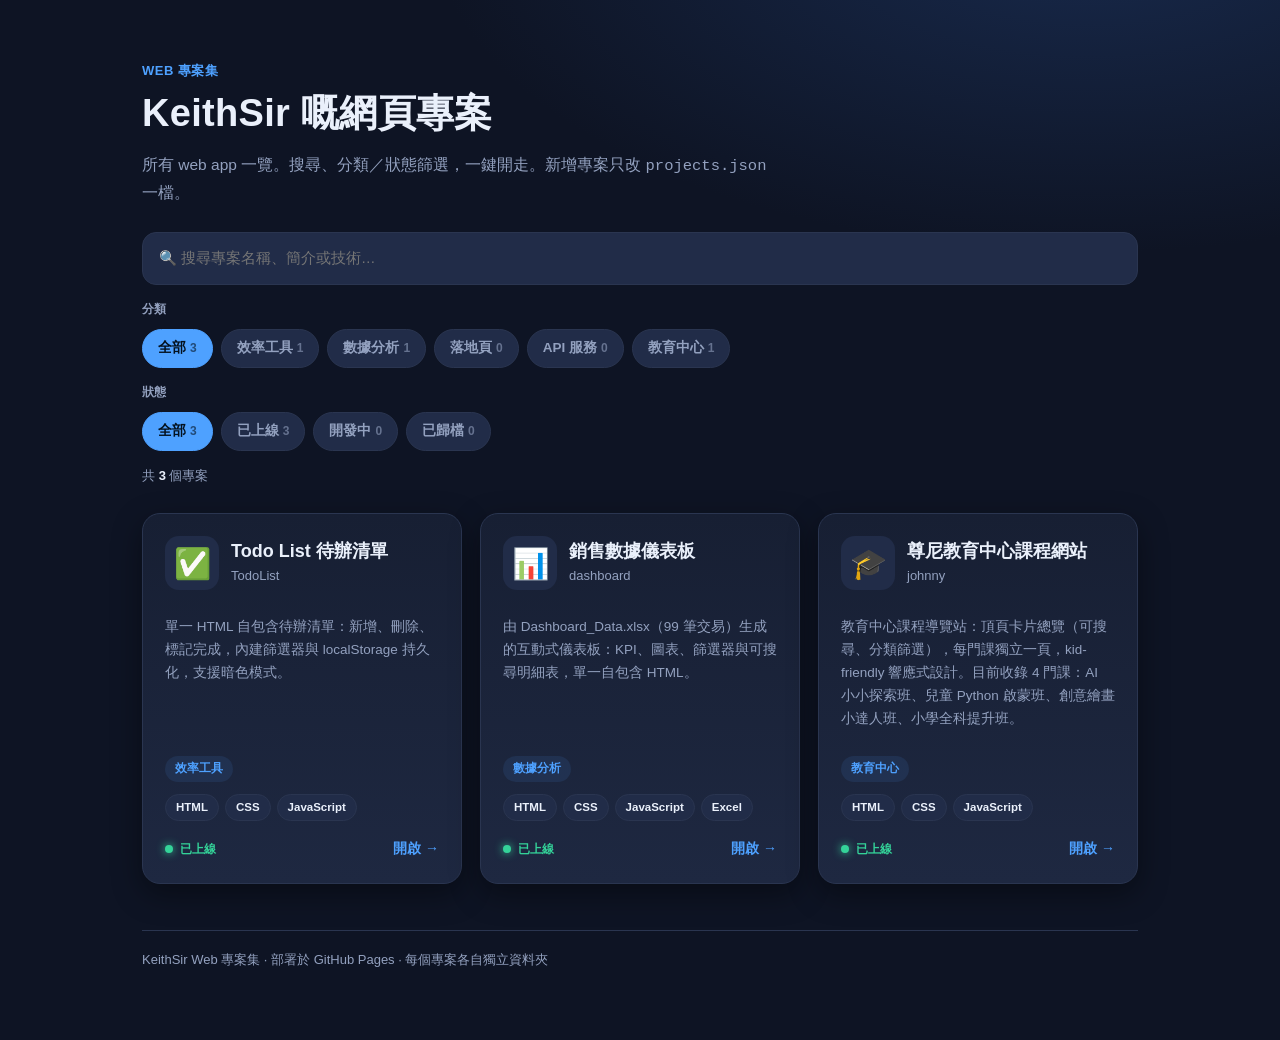
<file: index.html>
<!DOCTYPE html>
<html lang="zh-Hant">
<head>
<meta charset="utf-8">
<meta name="viewport" content="width=device-width, initial-scale=1">
<title>KeithSir Web 專案集</title>
<meta name="description" content="KeithSir 嘅網頁專案入口：所有 web app 一覽，可搜尋、分類篩選。資料由 projects.json 驅動。">
<style>
:root{
  --bg:#0e1424; --panel:#171f33; --panel2:#1e2841; --line:#2a3550;
  --ink:#eaf0fb; --muted:#93a1bf; --accent:#4ea1ff; --good:#34d399;
  --warn:#ffb347; --archived:#8b95ab; --chip:#212c48; --shadow:0 10px 30px rgba(0,0,0,.4);
}
*{box-sizing:border-box}
body{margin:0;background:
  radial-gradient(1100px 560px at 85% -8%,#182a4d 0,transparent 60%),var(--bg);
  color:var(--ink);font:16px/1.7 -apple-system,BlinkMacSystemFont,"Segoe UI","Noto Sans TC","Microsoft JhengHei",sans-serif;
  -webkit-font-smoothing:antialiased}
.wrap{max-width:1040px;margin:0 auto;padding:56px 22px 70px}
.eyebrow{color:var(--accent);font-weight:700;letter-spacing:.5px;font-size:13px;text-transform:uppercase}
h1{margin:8px 0 6px;font-size:38px;line-height:1.2;letter-spacing:.3px}
.lead{color:var(--muted);max-width:640px;font-size:15.5px}
/* toolbar */
.toolbar{margin-top:26px}
.toolbar input{width:100%;background:var(--chip);border:1px solid var(--line);color:var(--ink);
  border-radius:14px;padding:13px 16px;font:inherit;font-size:14.5px}
.toolbar input:focus{outline:none;border-color:var(--accent)}
.chips{display:flex;flex-wrap:wrap;gap:8px;margin:14px 0 4px}
.chips .lbl{font-size:12px;color:var(--muted);font-weight:700;width:100%;margin-bottom:2px}
.chip{background:var(--chip);border:1px solid var(--line);color:var(--muted);border-radius:999px;
  padding:7px 15px;font:inherit;font-size:13.5px;font-weight:700;cursor:pointer;transition:all .15s;user-select:none}
.chip:hover{border-color:var(--accent);color:var(--ink)}
.chip.on{background:var(--accent);border-color:var(--accent);color:#04121f}
.chip .n{opacity:.6;font-weight:600;margin-left:4px;font-size:12px}
.count{font-size:13px;color:var(--muted);margin:14px 0 4px}
.count b{color:var(--ink)}
/* grid + cards (hub look, data-driven) */
.grid{display:grid;gap:18px;grid-template-columns:repeat(auto-fill,minmax(300px,1fr));margin-top:26px}
.card{display:flex;flex-direction:column;gap:12px;background:linear-gradient(180deg,var(--panel),var(--panel2));
  border:1px solid var(--line);border-radius:18px;padding:22px;box-shadow:var(--shadow);
  text-decoration:none;color:inherit;transition:transform .15s,border-color .15s;min-height:190px}
.card:hover{transform:translateY(-4px);border-color:var(--accent)}
.card .top{display:flex;align-items:center;gap:12px}
.card .ico{font-size:30px;width:54px;height:54px;border-radius:14px;background:var(--chip);
  display:flex;align-items:center;justify-content:center;flex:0 0 auto}
.card h2{margin:0;font-size:18px;line-height:1.3}
.card .sub{color:var(--muted);font-size:13px;margin-top:2px}
.card .desc{color:var(--muted);font-size:13.5px;flex:1}
.tags{display:flex;flex-wrap:wrap;gap:6px}
.tags span{font-size:11.5px;font-weight:700;padding:3px 10px;border-radius:999px;background:var(--chip);
  border:1px solid var(--line);color:var(--ink)}
.cats{display:flex;flex-wrap:wrap;gap:6px}
.cats span{font-size:11.5px;font-weight:700;padding:3px 10px;border-radius:999px;background:rgba(78,161,255,.1);
  color:var(--accent)}
.foot{display:flex;justify-content:space-between;align-items:center;margin-top:4px}
.status{display:inline-flex;align-items:center;gap:7px;font-size:12px;font-weight:700}
.status .d{width:8px;height:8px;border-radius:50%}
.status.live{color:var(--good)} .status.live .d{background:var(--good);box-shadow:0 0 8px var(--good)}
.status.dev{color:var(--warn)} .status.dev .d{background:var(--warn);box-shadow:0 0 8px var(--warn)}
.status.archived{color:var(--archived)} .status.archived .d{background:var(--archived)}
.status.other{color:var(--muted)} .status.other .d{background:var(--muted)}
.go{font-weight:800;color:var(--accent);font-size:14px}
.empty{text-align:center;padding:60px 20px;color:var(--muted)}
.empty .big{font-size:48px;margin-bottom:12px}
.empty button{margin-top:14px;background:var(--accent);color:#04121f;font:inherit;font-weight:800;
  border:0;border-radius:999px;padding:11px 22px;cursor:pointer}
.error{border:1px solid #ff6b6b;background:rgba(255,107,107,.08);border-radius:12px;padding:16px 18px;font-size:14px}
.error code{background:var(--chip);padding:2px 8px;border-radius:6px}
footer{margin-top:46px;padding-top:18px;border-top:1px solid var(--line);color:var(--muted);font-size:13px}
@media(max-width:520px){.wrap{padding:34px 14px 50px}h1{font-size:28px}}
@media print{
  body{background:#fff;color:#111}
  .card{box-shadow:none;border:1px solid #ccc;background:#fff;transform:none}
  *{color:#111!important}
  .desc,.sub,.tags span{color:#444!important}
  .toolbar,.chips,.error{display:none!important}
}
</style>
</head>
<body>
<div class="wrap">
  <div>
    <span class="eyebrow">Web 專案集</span>
    <h1>KeithSir 嘅網頁專案</h1>
    <p class="lead">所有 web app 一覽。搜尋、分類／狀態篩選，一鍵開走。新增專案只改 <code>projects.json</code> 一檔。</p>
  </div>

  <div class="toolbar">
    <input type="search" id="q" placeholder="🔍 搜尋專案名稱、簡介或技術…" aria-label="搜尋專案">
  </div>
  <div class="chips" id="catChips"><span class="lbl">分類</span></div>
  <div class="chips" id="statusChips"><span class="lbl">狀態</span></div>
  <p class="count" id="count" aria-live="polite"></p>

  <main>
    <div class="error" id="errorBox" hidden></div>
    <div class="grid" id="grid"></div>
    <div class="empty" id="empty" hidden>
      <div class="big">🔍</div>
      <div>搵唔到符合條件嘅專案，試吓換個字或重設篩選。</div>
      <button id="resetAll" type="button">重設</button>
    </div>
  </main>

  <footer>KeithSir Web 專案集 · 部署於 GitHub Pages · 每個專案各自獨立資料夾</footer>
</div>

<script>
/* data-driven: projects.json 係唯一資料來源（加專案只改呢檔） */
const ICONS = { utility:'✅', analytics:'📊', landing:'🚀', api:'🧩', education:'🎓' };
let DATA = null;
const state = { q:'', cat:'all', status:'all' };
const $ = (id)=>document.getElementById(id);

async function load(){
  const box = $('errorBox');
  try{
    const res = await fetch('projects.json', {cache:'no-cache'});
    if(!res.ok) throw new Error('HTTP '+res.status);
    DATA = await res.json();
    if(!DATA || !Array.isArray(DATA.projects)) throw new Error('projects.json 格式錯誤（缺少 projects 陣列）');
    init();
  }catch(e){
    box.hidden = false;
    box.innerHTML = '<b>無法載入 projects.json</b>：'+esc(e.message)+
      (location.protocol==='file:'
        ? '<br><br>需要透過 HTTP 開啟（GitHub Pages 或本地伺服器）。可執行：<code>python3 -m http.server</code> 再瀏覽。'
        : '<br><br>請確認 <code>projects.json</code> 喺根目錄且為合法 JSON。');
    $('grid').hidden = true;
  }
}
function esc(s){return String(s).replace(/[&<>"]/g,c=>({'&':'&amp;','<':'&lt;','>':'&gt;','"':'&quot;'}[c]));}

function init(){
  buildChips(); render();
  $('q').oninput = e=>{ state.q=e.target.value; render(); };
  $('resetAll').onclick = reset;
}
function buildChips(){
  const catKeys = new Set([...Object.keys(DATA.categoryLabels||{}),
    ...DATA.projects.flatMap(p=>p.categories||[])]);
  fillChips('catChips','cat',[...catKeys], k=>{
    const n = DATA.projects.filter(p=>(p.categories||[]).includes(k)).length;
    return chipBtn('cat',k, (DATA.categoryLabels&&DATA.categoryLabels[k])||k, n);
  });
  const sKeys = new Set([...Object.keys(DATA.statusLabels||{}),
    ...DATA.projects.map(p=>p.status)]);
  fillChips('statusChips','status',[...sKeys], k=>{
    const n = DATA.projects.filter(p=>p.status===k).length;
    return chipBtn('status',k, (DATA.statusLabels&&DATA.statusLabels[k])||k, n);
  });
}
function fillChips(rootId,key,keys,make){
  const root = $(rootId);
  root.insertAdjacentHTML('beforeend',
    chipBtn(key,'all','全部', DATA.projects.length) + keys.map(make).join(''));
  root.querySelectorAll('.chip').forEach(el=>{
    el.onclick = ()=>{ state[key]=el.dataset.v; syncChips(root,key); render(); };
  });
}
function chipBtn(type,v,label,n){
  return `<button class="chip${v===state[type]?' on':''}" data-v="${esc(v)}" aria-pressed="${v===state[type]}">${esc(label)}${n!==undefined?`<span class="n">${n}</span>`:''}</button>`;
}
function syncChips(root,key){
  root.querySelectorAll('.chip').forEach(el=>{
    const on = el.dataset.v===state[key];
    el.classList.toggle('on',on); el.setAttribute('aria-pressed',on);
  });
}
function reset(){
  state.q='';state.cat='all';state.status='all';
  $('q').value='';
  syncChips($('catChips'),'cat'); syncChips($('statusChips'),'status');
  render();
}
function filtered(){
  const q = state.q.trim().toLowerCase();
  return DATA.projects.filter(p=>{
    if(state.cat!=='all' && !(p.categories||[]).includes(state.cat)) return false;
    if(state.status!=='all' && p.status!==state.status) return false;
    if(q){
      const hay=[p.name,p.description,(p.stack||[]).join(' '),(p.categories||[]).join(' ')]
        .join(' ').toLowerCase();
      if(!hay.includes(q)) return false;
    }
    return true;
  });
}
function render(){
  syncChips($('catChips'),'cat'); syncChips($('statusChips'),'status');
  const rows = filtered();
  $('count').innerHTML = `共 <b>${DATA.projects.length}</b> 個專案` +
    (rows.length!==DATA.projects.length ? `，目前顯示 <b>${rows.length}</b>`:'');
  const grid = $('grid'), empty = $('empty');
  if(!rows.length){ grid.innerHTML=''; grid.hidden=true; empty.hidden=false; return; }
  empty.hidden=true; grid.hidden=false;
  grid.innerHTML = rows.map(p=>{
    const sLabel = (DATA.statusLabels&&DATA.statusLabels[p.status])||p.status||'未知';
    const sClass = ['live','dev','archived'].includes(p.status)?p.status:'other';
    const ico = (p.categories||[]).map(c=>ICONS[c]).find(Boolean)||'📄';
    const path = !p.url ? '（無連結）' : (new URL(p.url, location.href).pathname.replace(/^\/+|\/+$/g,'') || '（根目錄）');
    return `<a class="card" href="${esc(p.url||'#')}" target="_blank" rel="noopener noreferrer"
        ${!p.url?' style="opacity:.6;pointer-events:none"':''}>
      <div class="top"><span class="ico">${ico}</span>
        <div><h2>${esc(p.name)}</h2><div class="sub">${esc(path)}</div></div></div>
      <p class="desc">${esc(p.description||'')}</p>
      <div class="cats">${(p.categories||[]).map(c=>`<span>${esc((DATA.categoryLabels&&DATA.categoryLabels[c])||c)}</span>`).join('')}</div>
      <div class="tags">${(p.stack||[]).map(s=>`<span>${esc(s)}</span>`).join('')}</div>
      <div class="foot"><span class="status ${esc(sClass)}"><span class="d"></span>${esc(sLabel)}</span>
        <span class="go">${p.url?'開啟 →':'待部署'}</span></div>
    </a>`;
  }).join('');
}
load();
</script>
</body>
</html>
</file>
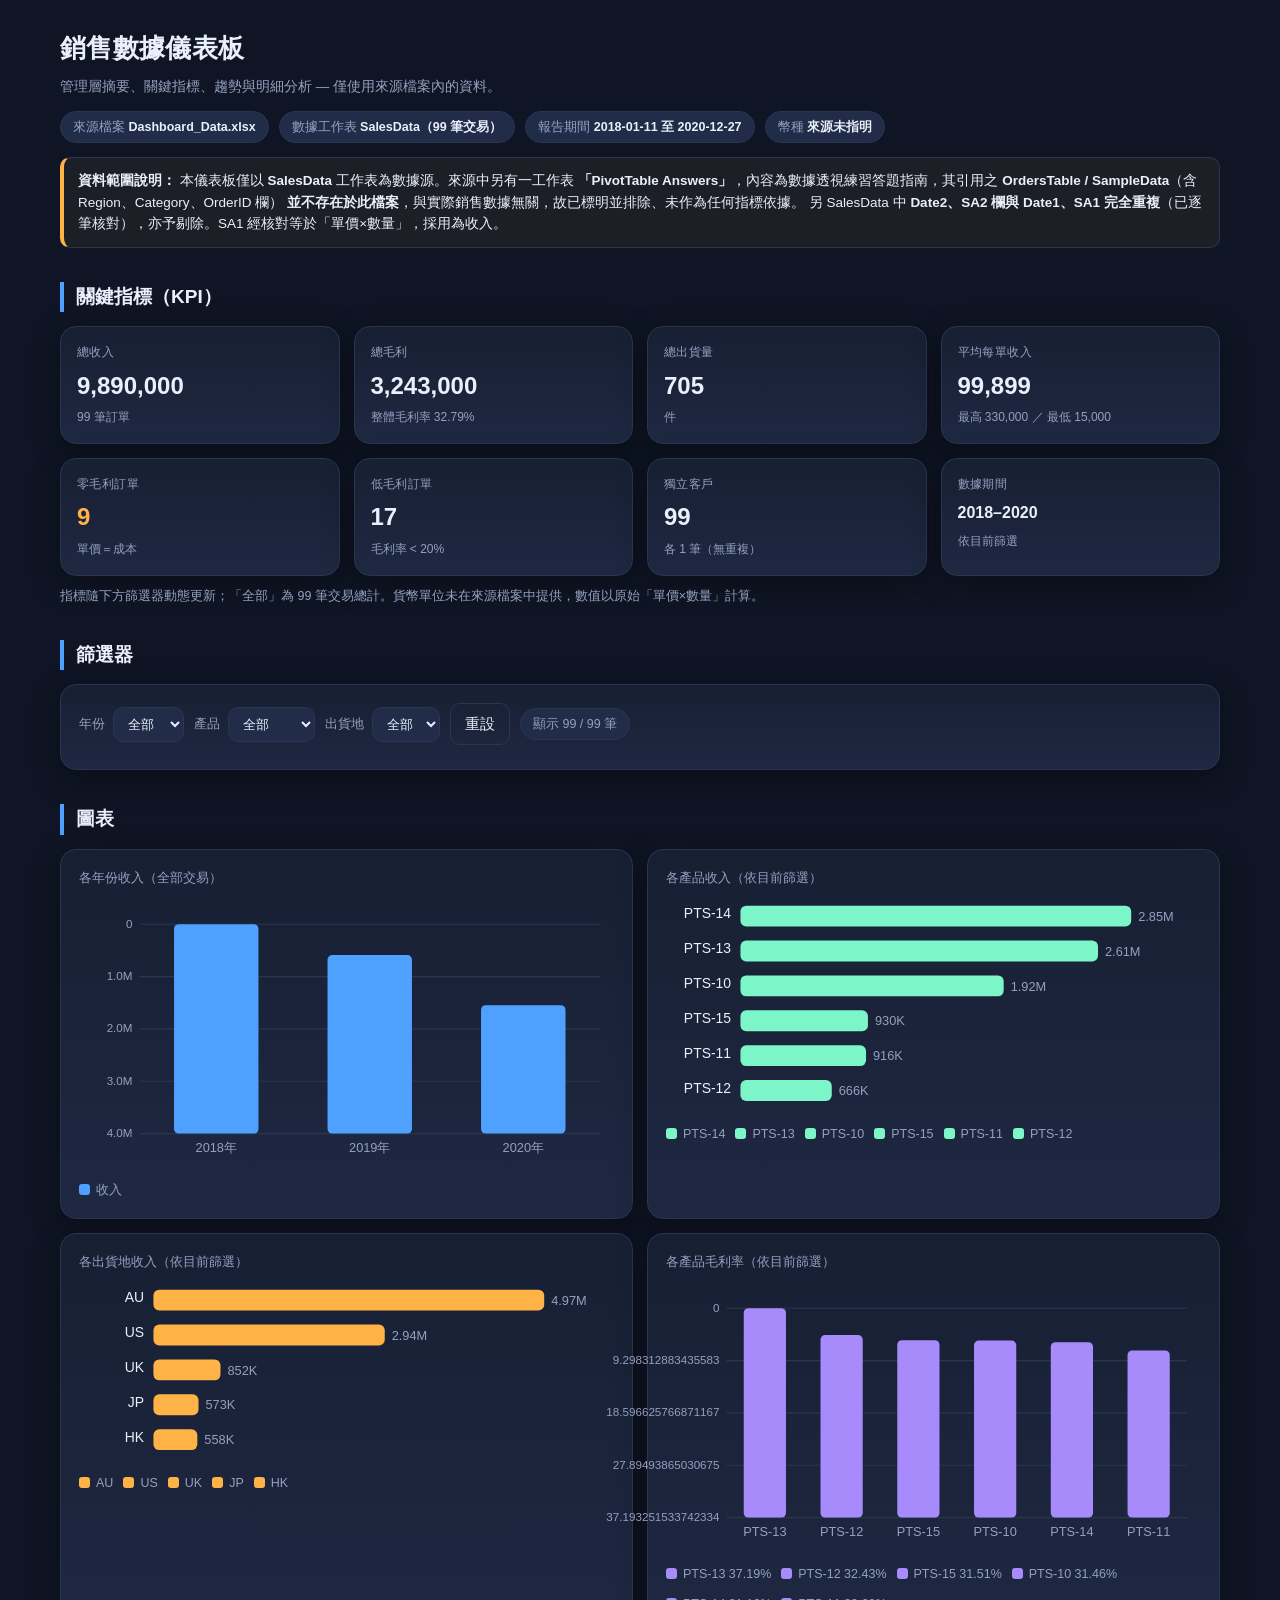
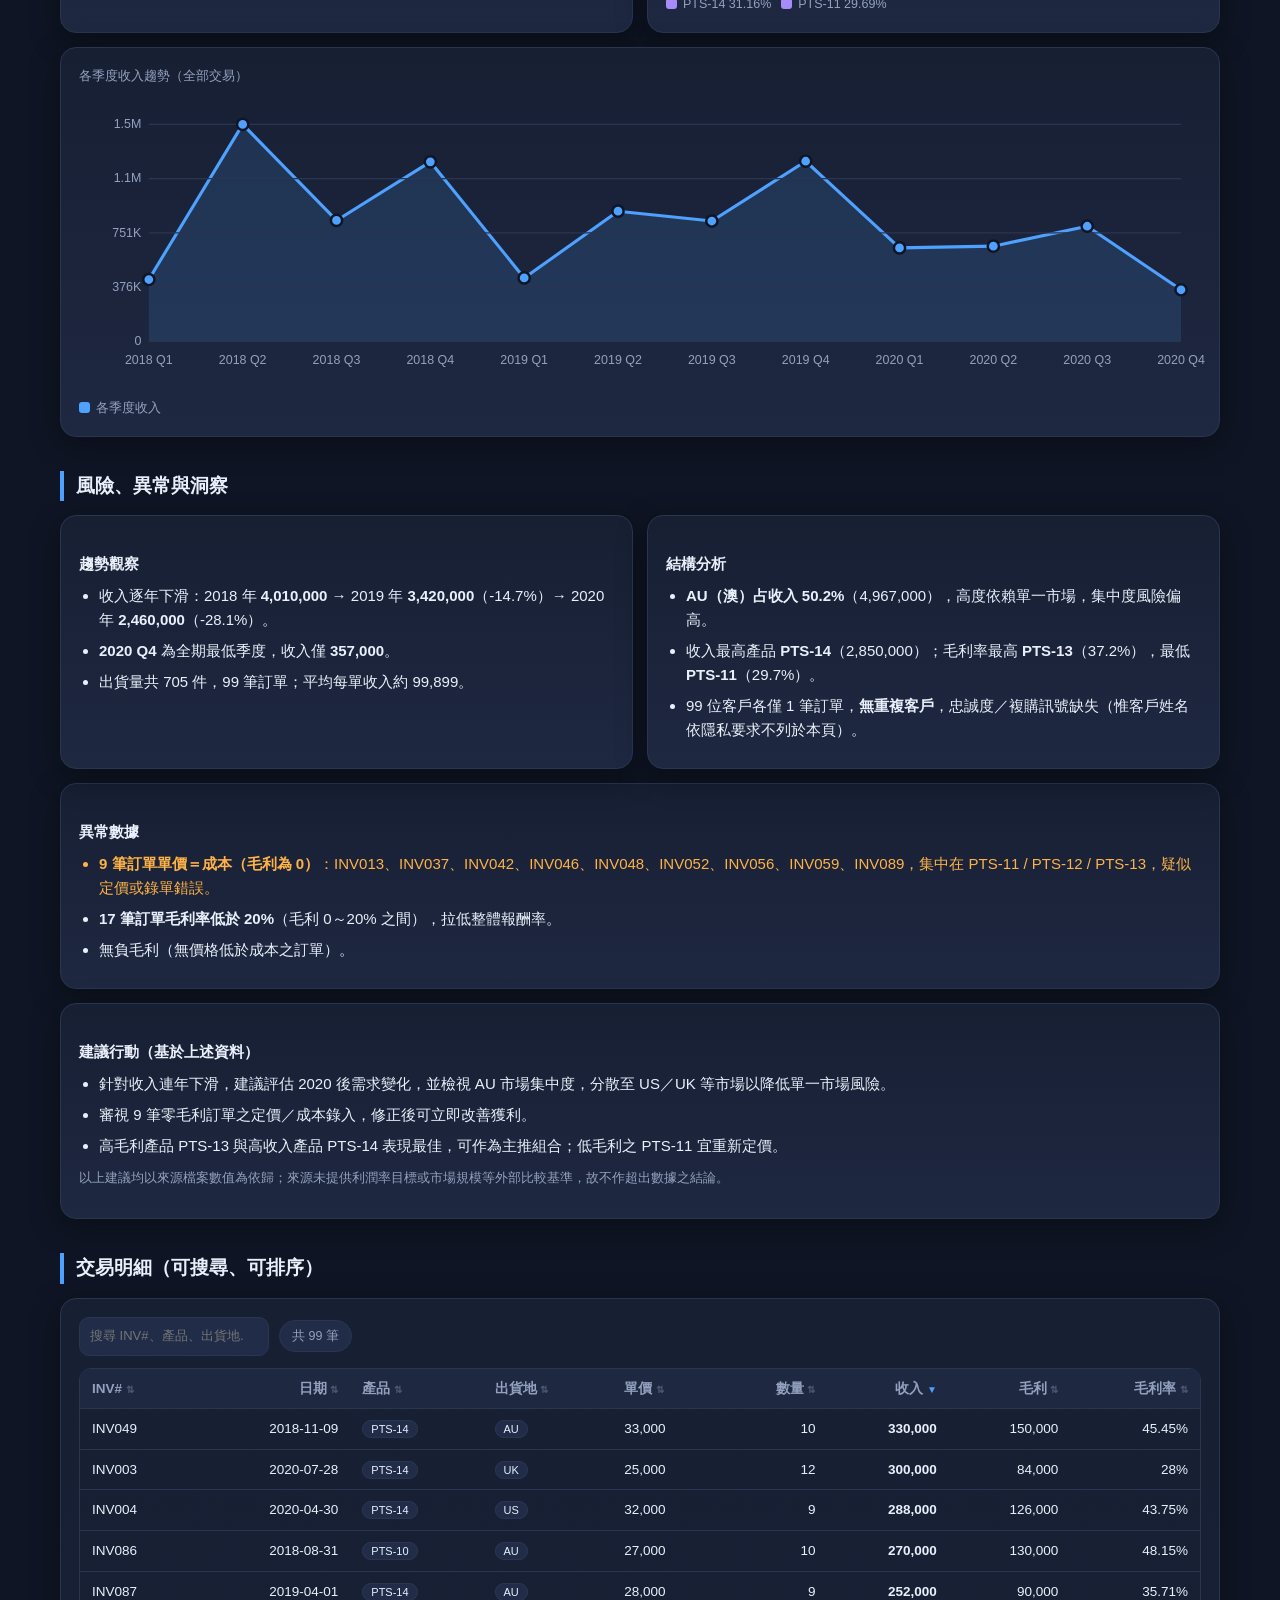
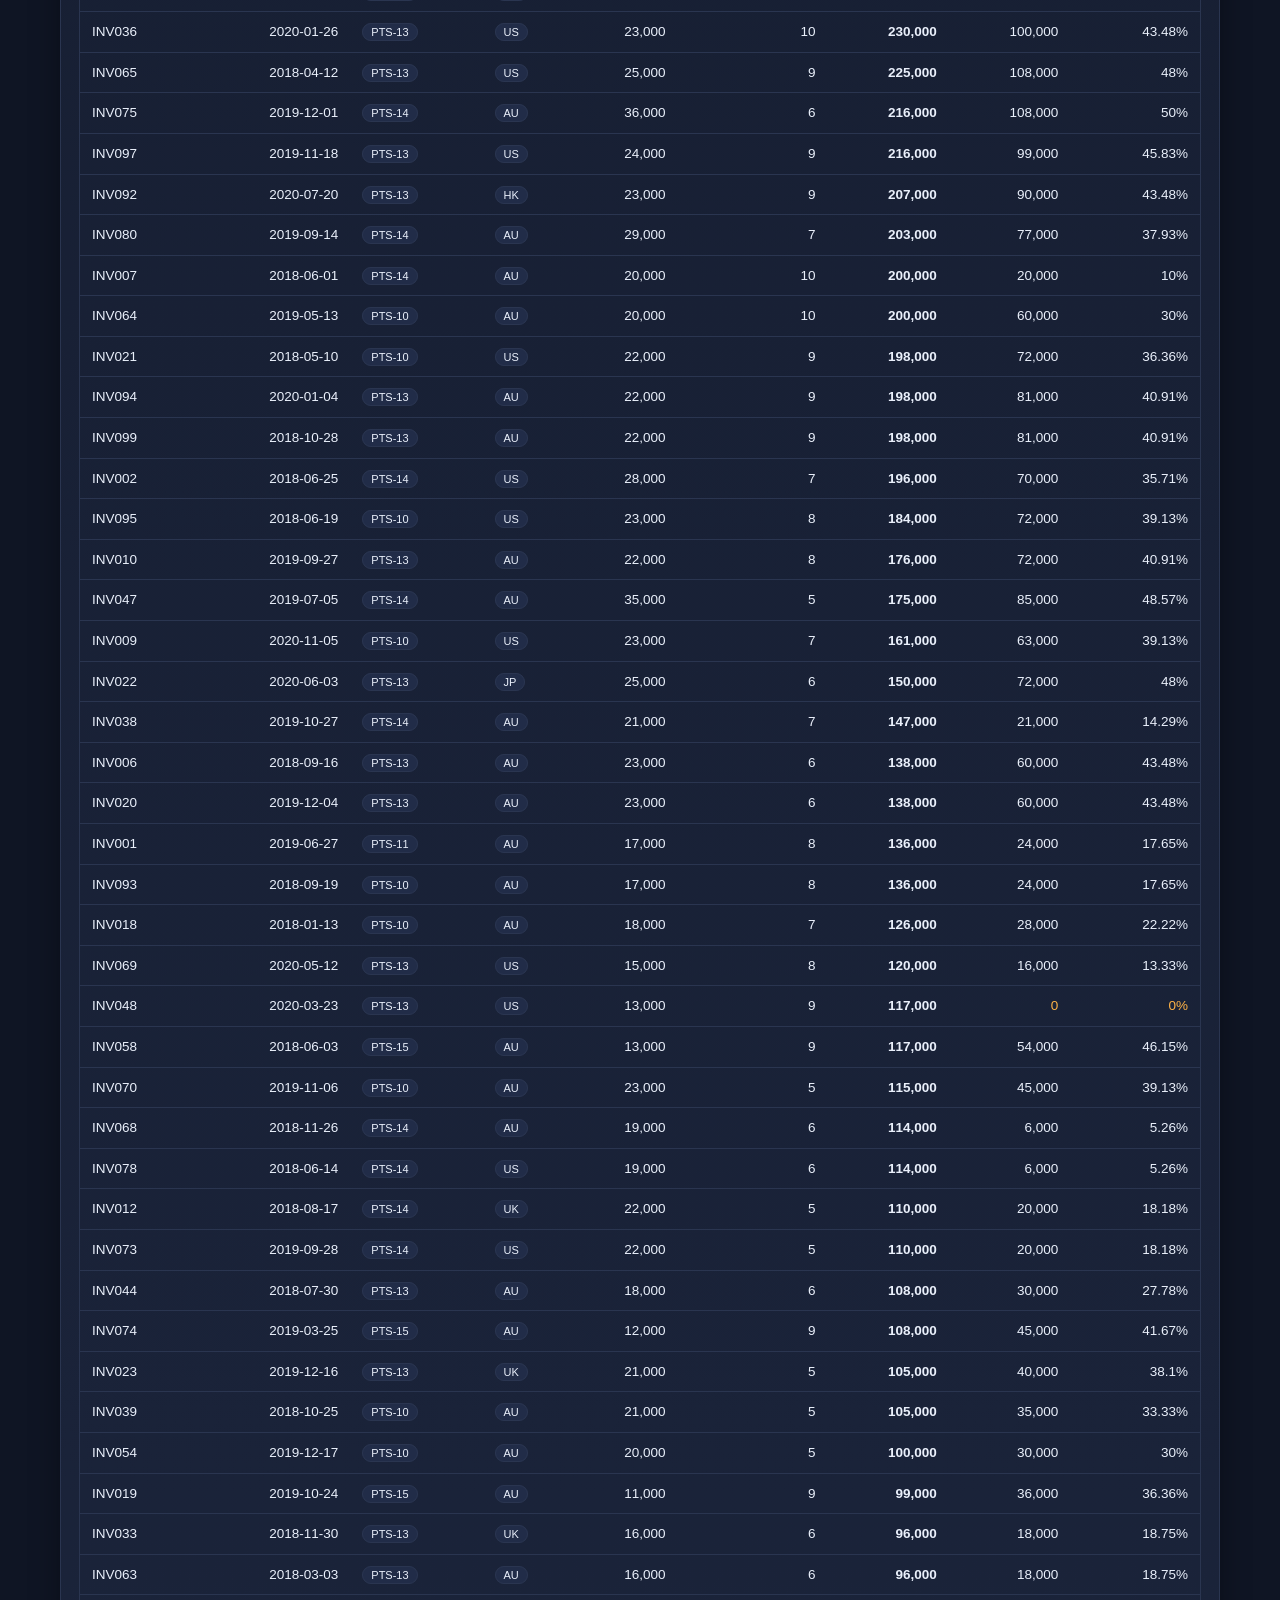
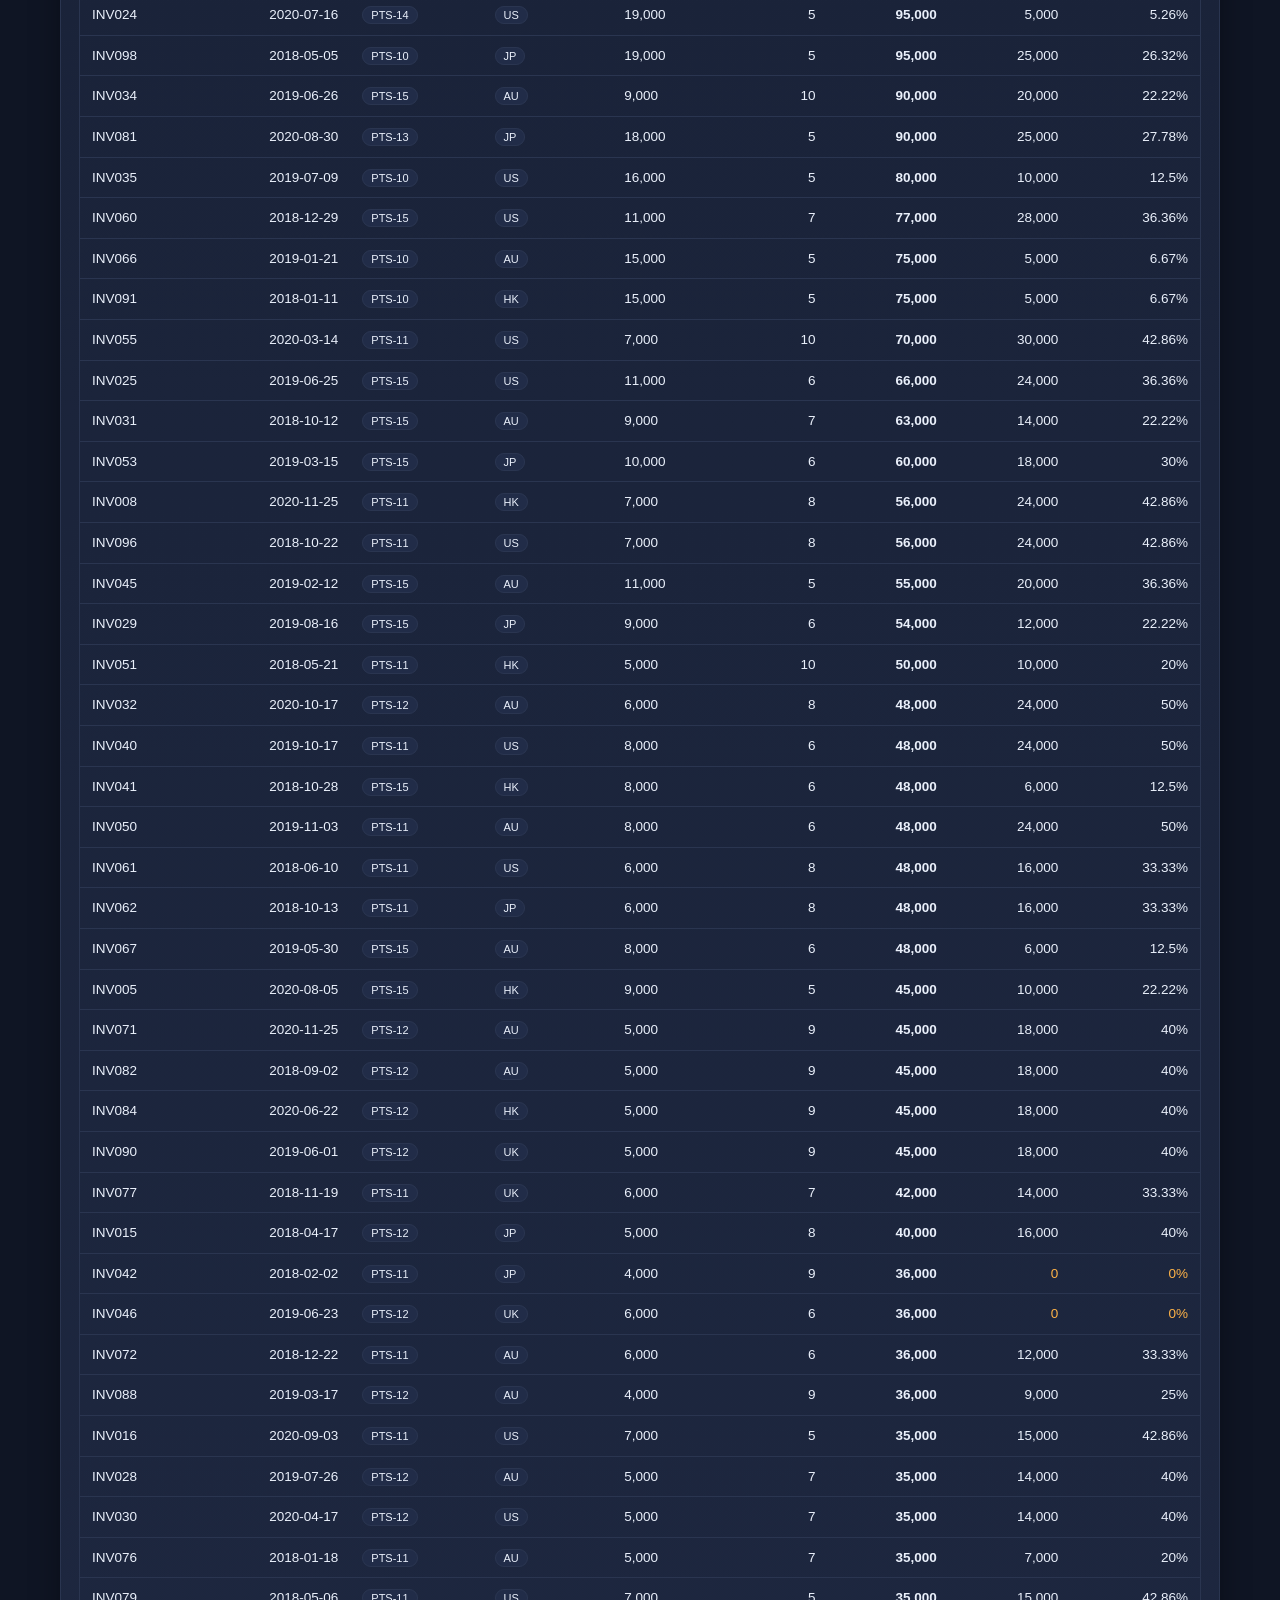
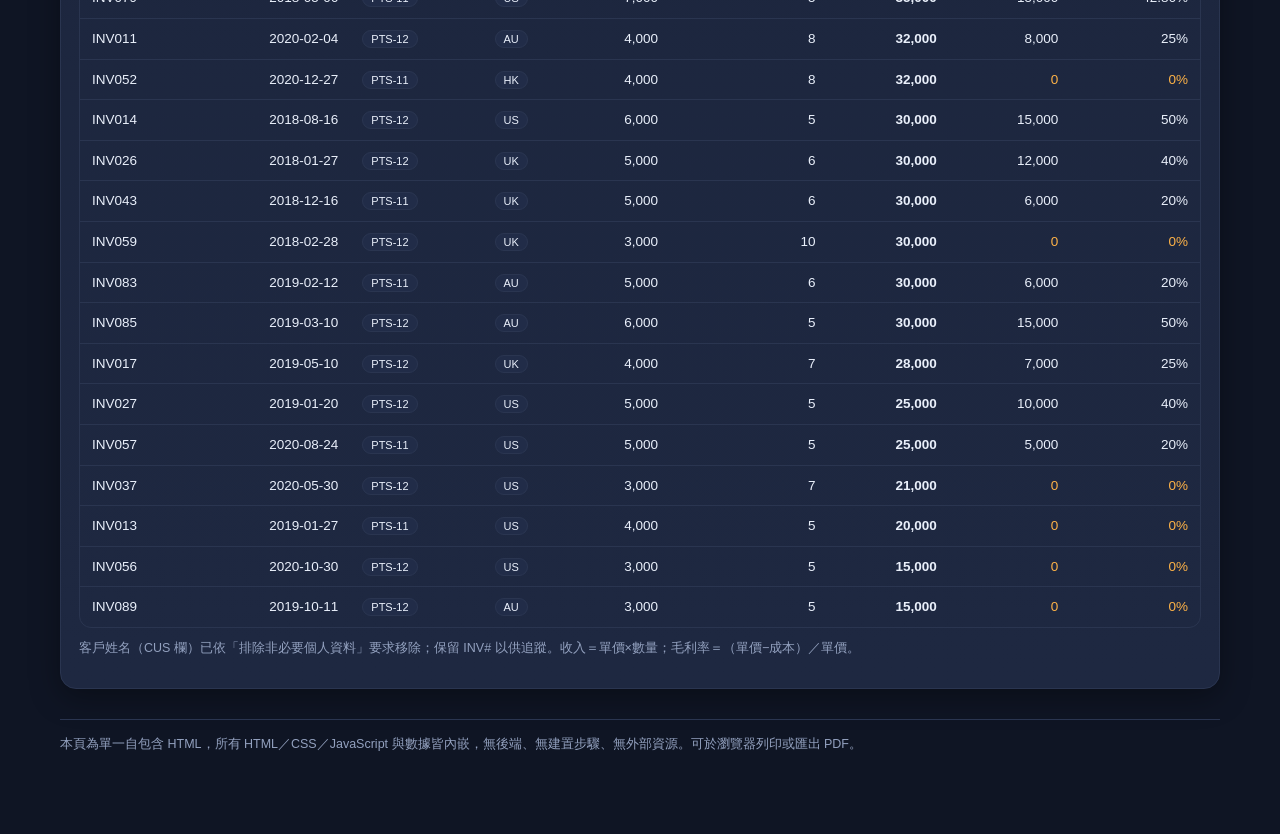
<file: dashboard/index.html>
<!DOCTYPE html>
<html lang="zh-Hant">
<head>
<meta charset="utf-8">
<meta name="viewport" content="width=device-width, initial-scale=1">
<title>銷售數據儀表板 — Dashboard_Data.xlsx</title>
<style>
:root{
  --bg:#0f1524; --panel:#171f33; --panel2:#1e2841; --line:#2a3550;
  --ink:#eaf0fb; --muted:#93a1bf; --accent:#4ea1ff; --accent2:#7cf5c8;
  --warn:#ffb347; --bad:#ff6b6b; --good:#34d399; --chip:#212c48;
  --shadow:0 8px 30px rgba(0,0,0,.35);
}
*{box-sizing:border-box}
html{scroll-behavior:smooth}
body{margin:0;background:radial-gradient(1200px 600px at 80% -10%,#1a2b4d 0,transparent 60%),var(--bg);
  color:var(--ink);font:15px/1.6 -apple-system,BlinkMacSystemFont,"Segoe UI","Noto Sans TC","Microsoft JhengHei",sans-serif;
  -webkit-font-smoothing:antialiased}
.wrap{max-width:1200px;margin:0 auto;padding:28px 20px 80px}
a{color:var(--accent);text-decoration:none}
h1{font-size:26px;margin:0 0 6px;letter-spacing:.3px}
h2{font-size:19px;margin:34px 0 14px;padding-left:12px;border-left:4px solid var(--accent)}
h3{font-size:15px;margin:18px 0 8px;color:var(--ink)}
.sub{color:var(--muted);font-size:13.5px}
.meta{display:flex;flex-wrap:wrap;gap:10px;margin:14px 0}
.tag{background:var(--chip);border:1px solid var(--line);border-radius:999px;padding:5px 12px;font-size:12.5px;color:var(--muted)}
.tag b{color:var(--ink);font-weight:600}
.card{background:linear-gradient(180deg,var(--panel),var(--panel2));border:1px solid var(--line);
  border-radius:16px;box-shadow:var(--shadow);padding:18px 18px}
.grid{display:grid;gap:14px}
.kpis{grid-template-columns:repeat(4,1fr)}
.kpi{padding:16px}
.kpi .lbl{font-size:12px;color:var(--muted);letter-spacing:.4px}
.kpi .val{font-size:24px;font-weight:700;margin-top:4px}
.kpi .sub{font-size:12px;margin-top:3px}
.kpi .up{color:var(--good)} .kpi .down{color:var(--bad)}
.chart{grid-template-columns:1fr 1fr}
@media(max-width:900px){.kpis{grid-template-columns:repeat(2,1fr)}.chart{grid-template-columns:1fr}}
@media(max-width:520px){.kpis{grid-template-columns:1fr}h1{font-size:22px}.kpi .val{font-size:21px}}
figure{margin:0}
figcaption{font-size:13px;color:var(--muted);margin-bottom:6px}
svg{width:100%;height:auto;display:block;overflow:visible}
.bar{transition:opacity .15s}
.bar:hover{opacity:.85}
.legend{display:flex;flex-wrap:wrap;gap:10px;font-size:12.5px;color:var(--muted);margin:6px 0 0}
.legend span{display:inline-flex;align-items:center;gap:6px}
.dot{width:11px;height:11px;border-radius:3px;display:inline-block}
/* filters */
.filters{display:flex;flex-wrap:wrap;gap:10px;align-items:center;margin-bottom:6px}
.fgroup{display:inline-flex;align-items:center;gap:8px}
.fgroup>label{font-size:12.5px;color:var(--muted)}
select,input[type=search]{background:var(--chip);border:1px solid var(--line);color:var(--ink);
  border-radius:10px;padding:8px 10px;font:inherit;font-size:13px}
select:focus,input:focus{outline:none;border-color:var(--accent)}
button.btn{background:var(--accent);color:#04121f;border:0;border-radius:10px;padding:8px 14px;
  font:inherit;font-weight:600;cursor:pointer}
button.btn.ghost{background:transparent;border:1px solid var(--line);color:var(--ink);font-weight:500}
button.btn:hover{filter:brightness(1.08)}
/* table */
.tblwrap{overflow-x:auto;border:1px solid var(--line);border-radius:12px}
table{width:100%;border-collapse:collapse;font-size:13.5px;min-width:760px}
th,td{padding:9px 12px;text-align:right;border-bottom:1px solid var(--line);white-space:nowrap}
th:first-child,td:first-child{text-align:left}
th:nth-child(3),td:nth-child(3),th:nth-child(4),td:nth-child(4),th:nth-child(5),td:nth-child(5){text-align:left}
thead th{position:sticky;top:0;background:var(--panel2);color:var(--muted);font-weight:600;cursor:pointer;user-select:none}
thead th .arr{opacity:.4;font-size:10px}
thead th.sorted .arr{opacity:1;color:var(--accent)}
tbody tr:hover{background:rgba(78,161,255,.08)}
tbody tr:last-child td{border-bottom:0}
.badge{font-size:11px;padding:2px 8px;border-radius:999px;background:var(--chip);border:1px solid var(--line)}
.zero{color:var(--warn)}
.note{font-size:12.5px;color:var(--muted);margin-top:10px}
.callout{border:1px solid var(--line);border-left:4px solid var(--warn);background:rgba(255,179,71,.06);
  border-radius:10px;padding:12px 14px;font-size:13.5px;margin:12px 0}
.callout.good{border-left-color:var(--good);background:rgba(52,211,153,.06)}
.callout.bad{border-left-color:var(--bad);background:rgba(255,107,107,.06)}
.callout b{font-size:13.5px}
ul.insight{margin:8px 0;padding-left:20px} ul.insight li{margin:7px 0}
.tip{position:fixed;z-index:99;pointer-events:none;background:#04070f;color:#eaf0fb;
  border:1px solid var(--line);border-radius:10px;padding:9px 11px;font-size:12.5px;
  box-shadow:var(--shadow);opacity:0;transition:opacity .12s;max-width:260px}
.tip b{color:var(--accent)}
.tip .row{display:flex;justify-content:space-between;gap:14px;margin:2px 0}
.tip .row span:last-child{font-weight:600}
/* print */
@media print{
  body{background:#fff;color:#111}
  .wrap{max-width:100%;padding:0}
  .card{box-shadow:none;border:1px solid #ccc;background:#fff}
  .kpi,.kpi .val,.lbl,.tag,.tag b{color:#111}
  .tag{background:#f2f2f2;border-color:#ccc}
  .filters,.tip,thead th .arr{display:none!important}
  h2{border-left-color:#333}
  *{color:#111!important}
  .legend,.sub,.note,figcaption{color:#555}
  .zero{color:#b45309}
  .tip{display:none}
  table,thead th{background:#fff}
  a{color:#111}
}
</style>
</head>
<body>
<div id="tip" class="tip" aria-hidden="true"></div>
<div class="wrap">
  <header>
    <h1>銷售數據儀表板</h1>
    <div class="sub">管理層摘要、關鍵指標、趨勢與明細分析 — 僅使用來源檔案內的資料。</div>
    <div class="meta">
      <span class="tag">來源檔案 <b>Dashboard_Data.xlsx</b></span>
      <span class="tag">數據工作表 <b>SalesData（99 筆交易）</b></span>
      <span class="tag">報告期間 <b>2018-01-11 至 2020-12-27</b></span>
      <span class="tag">幣種 <b>來源未指明</b></span>
    </div>
    <div class="callout">
      <b>資料範圍說明：</b> 本儀表板僅以 <b>SalesData</b> 工作表為數據源。來源中另有一工作表
      <b>「PivotTable Answers」</b>，內容為數據透視練習答題指南，其引用之 <b>OrdersTable / SampleData</b>（含 Region、Category、OrderID 欄）
      <b>並不存在於此檔案</b>，與實際銷售數據無關，故已標明並排除、未作為任何指標依據。
      另 SalesData 中 <b>Date2、SA2 欄與 Date1、SA1 完全重複</b>（已逐筆核對），亦予剔除。SA1 經核對等於「單價×數量」，採用為收入。
    </div>
  </header>

  <!-- KPI -->
  <h2>關鍵指標（KPI）</h2>
  <div id="kpis" class="grid kpis"></div>
  <p class="note">指標隨下方篩選器動態更新；「全部」為 99 筆交易總計。貨幣單位未在來源檔案中提供，數值以原始「單價×數量」計算。</p>

  <!-- filters -->
  <h2>篩選器</h2>
  <div class="card">
    <div class="filters" role="group" aria-label="數據篩選器">
      <div class="fgroup"><label for="fYear">年份</label>
        <select id="fYear" aria-label="按年份篩選">
          <option value="all">全部</option><option value="2018">2018</option>
          <option value="2019">2019</option><option value="2020">2020</option>
        </select></div>
      <div class="fgroup"><label for="fProd">產品</label><select id="fProd" aria-label="按產品篩選"></select></div>
      <div class="fgroup"><label for="fDest">出貨地</label><select id="fDest" aria-label="按出貨地篩選"></select></div>
      <button class="btn ghost" id="reset" type="button" aria-label="重設所有篩選器">重設</button>
      <span class="tag" id="filterState" aria-live="polite">顯示 99 / 99 筆</span>
    </div>
  </div>

  <!-- charts -->
  <h2>圖表</h2>
  <div class="grid chart">
    <figure class="card"><figcaption>各年份收入（全部交易）</figcaption>
      <div id="cYear" role="img" aria-label="各年份收入柱狀圖"></div>
      <div class="legend" id="lgYear"></div></figure>
    <figure class="card"><figcaption>各產品收入（依目前篩選）</figcaption>
      <div id="cProd" role="img" aria-label="各產品收入長條圖"></div>
      <div class="legend" id="lgProd"></div></figure>
    <figure class="card"><figcaption>各出貨地收入（依目前篩選）</figcaption>
      <div id="cDest" role="img" aria-label="各出貨地收入長條圖"></div>
      <div class="legend" id="lgDest"></div></figure>
    <figure class="card"><figcaption>各產品毛利率（依目前篩選）</figcaption>
      <div id="cMargin" role="img" aria-label="各產品毛利率柱狀圖"></div>
      <div class="legend" id="lgMargin"></div></figure>
    <figure class="card" style="grid-column:1/-1"><figcaption>各季度收入趨勢（全部交易）</figcaption>
      <div id="cQ" role="img" aria-label="各季度收入趨勢折線圖"></div>
      <div class="legend" id="lgQ"></div></figure>
  </div>

  <!-- insights -->
  <h2>風險、異常與洞察</h2>
  <div class="grid" style="grid-template-columns:1fr 1fr">
    <div class="card">
      <h3>趨勢觀察</h3>
      <ul class="insight">
        <li>收入逐年下滑：2018 年 <b>4,010,000</b> → 2019 年 <b>3,420,000</b>（-14.7%）→ 2020 年 <b>2,460,000</b>（-28.1%）。</li>
        <li><b>2020 Q4</b> 為全期最低季度，收入僅 <b>357,000</b>。</li>
        <li>出貨量共 705 件，99 筆訂單；平均每單收入約 99,899。</li>
      </ul>
    </div>
    <div class="card">
      <h3>結構分析</h3>
      <ul class="insight">
        <li><b>AU（澳）占收入 50.2%</b>（4,967,000），高度依賴單一市場，集中度風險偏高。</li>
        <li>收入最高產品 <b>PTS-14</b>（2,850,000）；毛利率最高 <b>PTS-13</b>（37.2%），最低 <b>PTS-11</b>（29.7%）。</li>
        <li>99 位客戶各僅 1 筆訂單，<b>無重複客戶</b>，忠誠度／複購訊號缺失（惟客戶姓名依隱私要求不列於本頁）。</li>
      </ul>
    </div>
  </div>
  <div class="card" style="margin-top:14px">
    <h3>異常數據</h3>
    <ul class="insight">
      <li class="zero"><b>9 筆訂單單價＝成本（毛利為 0）</b>：INV013、INV037、INV042、INV046、INV048、INV052、INV056、INV059、INV089，集中在 PTS-11 / PTS-12 / PTS-13，疑似定價或錄單錯誤。</li>
      <li><b>17 筆訂單毛利率低於 20%</b>（毛利 0～20% 之間），拉低整體報酬率。</li>
      <li>無負毛利（無價格低於成本之訂單）。</li>
    </ul>
  </div>
  <div class="card good" style="margin-top:14px">
    <h3>建議行動（基於上述資料）</h3>
    <ul class="insight">
      <li>針對收入連年下滑，建議評估 2020 後需求變化，並檢視 AU 市場集中度，分散至 US／UK 等市場以降低單一市場風險。</li>
      <li>審視 9 筆零毛利訂單之定價／成本錄入，修正後可立即改善獲利。</li>
      <li>高毛利產品 PTS-13 與高收入產品 PTS-14 表現最佳，可作為主推組合；低毛利之 PTS-11 宜重新定價。</li>
    </ul>
    <p class="note">以上建議均以來源檔案數值為依歸；來源未提供利潤率目標或市場規模等外部比較基準，故不作超出數據之結論。</p>
  </div>

  <!-- table -->
  <h2>交易明細（可搜尋、可排序）</h2>
  <div class="card">
    <div class="filters" style="margin-bottom:12px">
      <input type="search" id="tblSearch" placeholder="搜尋 INV#、產品、出貨地…" aria-label="搜尋明細表">
      <span class="tag" id="tblCount">共 99 筆</span>
    </div>
    <div class="tblwrap">
      <table id="tbl">
        <thead>
          <tr>
            <th data-k="inv">INV# <span class="arr">⇅</span></th>
            <th data-k="date">日期 <span class="arr">⇅</span></th>
            <th data-k="product">產品 <span class="arr">⇅</span></th>
            <th data-k="dest">出貨地 <span class="arr">⇅</span></th>
            <th data-k="unit_price">單價 <span class="arr">⇅</span></th>
            <th data-k="qty">數量 <span class="arr">⇅</span></th>
            <th data-k="revenue">收入 <span class="arr">⇅</span></th>
            <th data-k="profit">毛利 <span class="arr">⇅</span></th>
            <th data-k="margin">毛利率 <span class="arr">⇅</span></th>
          </tr>
        </thead>
        <tbody id="tblBody"></tbody>
      </table>
    </div>
    <p class="note">客戶姓名（CUS 欄）已依「排除非必要個人資料」要求移除；保留 INV# 以供追蹤。收入＝單價×數量；毛利率＝（單價−成本）／單價。</p>
  </div>

  <footer class="note" style="margin-top:30px;border-top:1px solid var(--line);padding-top:14px">
    本頁為單一自包含 HTML，所有 HTML／CSS／JavaScript 與數據皆內嵌，無後端、無建置步驟、無外部資源。可於瀏覽器列印或匯出 PDF。
  </footer>
</div>

<script>
const RAW = [
["INV001","2019-06-27","PTS-11","AU",17000,14000,8],
["INV002","2018-06-25","PTS-14","US",28000,18000,7],
["INV003","2020-07-28","PTS-14","UK",25000,18000,12],
["INV004","2020-04-30","PTS-14","US",32000,18000,9],
["INV005","2020-08-05","PTS-15","HK",9000,7000,5],
["INV006","2018-09-16","PTS-13","AU",23000,13000,6],
["INV007","2018-06-01","PTS-14","AU",20000,18000,10],
["INV008","2020-11-25","PTS-11","HK",7000,4000,8],
["INV009","2020-11-05","PTS-10","US",23000,14000,7],
["INV010","2019-09-27","PTS-13","AU",22000,13000,8],
["INV011","2020-02-04","PTS-12","AU",4000,3000,8],
["INV012","2018-08-17","PTS-14","UK",22000,18000,5],
["INV013","2019-01-27","PTS-11","US",4000,4000,5],
["INV014","2018-08-16","PTS-12","US",6000,3000,5],
["INV015","2018-04-17","PTS-12","JP",5000,3000,8],
["INV016","2020-09-03","PTS-11","US",7000,4000,5],
["INV017","2019-05-10","PTS-12","UK",4000,3000,7],
["INV018","2018-01-13","PTS-10","AU",18000,14000,7],
["INV019","2019-10-24","PTS-15","AU",11000,7000,9],
["INV020","2019-12-04","PTS-13","AU",23000,13000,6],
["INV021","2018-05-10","PTS-10","US",22000,14000,9],
["INV022","2020-06-03","PTS-13","JP",25000,13000,6],
["INV023","2019-12-16","PTS-13","UK",21000,13000,5],
["INV024","2020-07-16","PTS-14","US",19000,18000,5],
["INV025","2019-06-25","PTS-15","US",11000,7000,6],
["INV026","2018-01-27","PTS-12","UK",5000,3000,6],
["INV027","2019-01-20","PTS-12","US",5000,3000,5],
["INV028","2019-07-26","PTS-12","AU",5000,3000,7],
["INV029","2019-08-16","PTS-15","JP",9000,7000,6],
["INV030","2020-04-17","PTS-12","US",5000,3000,7],
["INV031","2018-10-12","PTS-15","AU",9000,7000,7],
["INV032","2020-10-17","PTS-12","AU",6000,3000,8],
["INV033","2018-11-30","PTS-13","UK",16000,13000,6],
["INV034","2019-06-26","PTS-15","AU",9000,7000,10],
["INV035","2019-07-09","PTS-10","US",16000,14000,5],
["INV036","2020-01-26","PTS-13","US",23000,13000,10],
["INV037","2020-05-30","PTS-12","US",3000,3000,7],
["INV038","2019-10-27","PTS-14","AU",21000,18000,7],
["INV039","2018-10-25","PTS-10","AU",21000,14000,5],
["INV040","2019-10-17","PTS-11","US",8000,4000,6],
["INV041","2018-10-28","PTS-15","HK",8000,7000,6],
["INV042","2018-02-02","PTS-11","JP",4000,4000,9],
["INV043","2018-12-16","PTS-11","UK",5000,4000,6],
["INV044","2018-07-30","PTS-13","AU",18000,13000,6],
["INV045","2019-02-12","PTS-15","AU",11000,7000,5],
["INV046","2019-06-23","PTS-12","UK",6000,6000,6],
["INV047","2019-07-05","PTS-14","AU",35000,18000,5],
["INV048","2020-03-23","PTS-13","US",13000,13000,9],
["INV049","2018-11-09","PTS-14","AU",33000,18000,10],
["INV050","2019-11-03","PTS-11","AU",8000,4000,6],
["INV051","2018-05-21","PTS-11","HK",5000,4000,10],
["INV052","2020-12-27","PTS-11","HK",4000,4000,8],
["INV053","2019-03-15","PTS-15","JP",10000,7000,6],
["INV054","2019-12-17","PTS-10","AU",20000,14000,5],
["INV055","2020-03-14","PTS-11","US",7000,4000,10],
["INV056","2020-10-30","PTS-12","US",3000,3000,5],
["INV057","2020-08-24","PTS-11","US",5000,4000,5],
["INV058","2018-06-03","PTS-15","AU",13000,7000,9],
["INV059","2018-02-28","PTS-12","UK",3000,3000,10],
["INV060","2018-12-29","PTS-15","US",11000,7000,7],
["INV061","2018-06-10","PTS-11","US",6000,4000,8],
["INV062","2018-10-13","PTS-11","JP",6000,4000,8],
["INV063","2018-03-03","PTS-13","AU",16000,13000,6],
["INV064","2019-05-13","PTS-10","AU",20000,14000,10],
["INV065","2018-04-12","PTS-13","US",25000,13000,9],
["INV066","2019-01-21","PTS-10","AU",15000,14000,5],
["INV067","2019-05-30","PTS-15","AU",8000,7000,6],
["INV068","2018-11-26","PTS-14","AU",19000,18000,6],
["INV069","2020-05-12","PTS-13","US",15000,13000,8],
["INV070","2019-11-06","PTS-10","AU",23000,14000,5],
["INV071","2020-11-25","PTS-12","AU",5000,3000,9],
["INV072","2018-12-22","PTS-11","AU",6000,4000,6],
["INV073","2019-09-28","PTS-14","US",22000,18000,5],
["INV074","2019-03-25","PTS-15","AU",12000,7000,9],
["INV075","2019-12-01","PTS-14","AU",36000,18000,6],
["INV076","2018-01-18","PTS-11","AU",5000,4000,7],
["INV077","2018-11-19","PTS-11","UK",6000,4000,7],
["INV078","2018-06-14","PTS-14","US",19000,18000,6],
["INV079","2018-05-06","PTS-11","US",7000,4000,5],
["INV080","2019-09-14","PTS-14","AU",29000,18000,7],
["INV081","2020-08-30","PTS-13","JP",18000,13000,5],
["INV082","2018-09-02","PTS-12","AU",5000,3000,9],
["INV083","2019-02-12","PTS-11","AU",5000,4000,6],
["INV084","2020-06-22","PTS-12","HK",5000,3000,9],
["INV085","2019-03-10","PTS-12","AU",6000,3000,5],
["INV086","2018-08-31","PTS-10","AU",27000,14000,10],
["INV087","2019-04-01","PTS-14","AU",28000,18000,9],
["INV088","2019-03-17","PTS-12","AU",4000,3000,9],
["INV089","2019-10-11","PTS-12","AU",3000,3000,5],
["INV090","2019-06-01","PTS-12","UK",5000,3000,9],
["INV091","2018-01-11","PTS-10","HK",15000,14000,5],
["INV092","2020-07-20","PTS-13","HK",23000,13000,9],
["INV093","2018-09-19","PTS-10","AU",17000,14000,8],
["INV094","2020-01-04","PTS-13","AU",22000,13000,9],
["INV095","2018-06-19","PTS-10","US",23000,14000,8],
["INV096","2018-10-22","PTS-11","US",7000,4000,8],
["INV097","2019-11-18","PTS-13","US",24000,13000,9],
["INV098","2018-05-05","PTS-10","JP",19000,14000,5],
["INV099","2018-10-28","PTS-13","AU",22000,13000,9]
];
/* record shape: [inv, date, product, dest, unitPrice, unitCost, qty] */
const DATA = RAW.map(r=>{
  const [inv,date,product,dest,unitPrice,unitCost,qty]=r;
  const revenue=unitPrice*qty, profit=(unitPrice-unitCost)*qty;
  const margin=revenue? (profit/revenue*100):0;
  const year=date.slice(0,4);
  const q=Math.floor((parseInt(date.slice(5,7))-1)/3)+1;
  return {inv,date,product,dest,unitPrice,unitCost,qty,revenue,profit,margin,year,q};
});
const nf=(n)=>new Intl.NumberFormat('zh-Hant',{maximumFractionDigits:0}).format(n);
const nf2=(n)=>new Intl.NumberFormat('zh-Hant',{minimumFractionDigits:0,maximumFractionDigits:2}).format(n);
const tip=document.getElementById('tip');
function showTip(html,x,y){tip.innerHTML=html;tip.style.opacity=1;const w=tip.offsetWidth,h=tip.offsetHeight;
  let px=x+14,py=y+14;if(px+w>innerWidth-8)px=x-w-14;if(py+h>innerHeight-8)py=y-h-14;
  tip.style.left=px+'px';tip.style.top=py+'px';}
function hideTip(){tip.style.opacity=0;}

const state={year:'all',product:'all',dest:'all',search:'',sortKey:'revenue',sortDir:'desc'};
const PRODUCTS=[...new Set(DATA.map(d=>d.product))].sort();
const DESTS=[...new Set(DATA.map(d=>d.dest))].sort();
const fYear=document.getElementById('fYear'),fProd=document.getElementById('fProd'),fDest=document.getElementById('fDest');
fProd.innerHTML='<option value="all">全部</option>'+PRODUCTS.map(p=>`<option>${p}</option>`).join('');
fDest.innerHTML='<option value="all">全部</option>'+DESTS.map(p=>`<option>${p}</option>`).join('');

function filtered(){return DATA.filter(d=>
  (state.year==='all'||d.year===state.year)&&
  (state.product==='all'||d.product===state.product)&&
  (state.dest==='all'||d.dest===state.dest));}

function renderKPIs(rows){
  const rev=sum(rows,'revenue'),prof=sum(rows,'profit'),qty=sum(rows,'qty');
  const gross=rev? prof/rev*100:0;
  const aov=rows.length? rev/rows.length:0;
  const hi=rows.length? Math.max(...rows.map(r=>r.revenue)):0;
  const lo=rows.length? Math.min(...rows.map(r=>r.revenue)):0;
  const zero=rows.filter(r=>r.profit===0).length;
  const cust=new Set(rows.map(r=>r.inv)).size;
  const el=document.getElementById('kpis');
  el.innerHTML=`
  <div class="card kpi"><div class="lbl">總收入</div><div class="val">${nf(rev)}</div><div class="sub">${rows.length} 筆訂單</div></div>
  <div class="card kpi"><div class="lbl">總毛利</div><div class="val">${nf(prof)}</div><div class="sub">整體毛利率 ${nf2(gross)}%</div></div>
  <div class="card kpi"><div class="lbl">總出貨量</div><div class="val">${nf(qty)}</div><div class="sub">件</div></div>
  <div class="card kpi"><div class="lbl">平均每單收入</div><div class="val">${nf(aov)}</div><div class="sub">最高 ${nf(hi)} ／ 最低 ${nf(lo)}</div></div>
  <div class="card kpi"><div class="lbl">零毛利訂單</div><div class="val" style="color:${zero?'var(--warn)':'var(--good)'}">${zero}</div><div class="sub">單價＝成本</div></div>
  <div class="card kpi"><div class="lbl">低毛利訂單</div><div class="val">${rows.filter(r=>r.profit>0&&r.margin<20).length}</div><div class="sub">毛利率 &lt; 20%</div></div>
  <div class="card kpi"><div class="lbl">獨立客戶</div><div class="val">${cust}</div><div class="sub">各 1 筆（無重複）</div></div>
  <div class="card kpi"><div class="lbl">數據期間</div><div class="val" style="font-size:16px;line-height:1.9">2018–2020</div><div class="sub">依目前篩選</div></div>`;
}
function sum(rows,k){return rows.reduce((a,r)=>a+r[k],0);}

/* ---------- SVG chart helpers ---------- */
function svgEl(tag,attrs){const e=document.createElementNS('http://www.w3.org/2000/svg',tag);
  for(const k in attrs)e.setAttribute(k,attrs[k]);return e;}
function hover(bind,onMove){
  bind.onmousemove=(e)=>showTip(onMove,e.clientX,e.clientY);
  bind.onmouseleave=hideTip;
}

function barsVertical(id,items,{maxLbl='',color='#4ea1ff'}={}){
  const el=document.getElementById(id);el.innerHTML='';
  const W=460,H=240,P={t:26,r:12,b:34,l:52};
  const svg=svgEl('svg',{viewBox:`0 0 ${W} ${H}`,role:'img'});
  const iw=W-P.l-P.r,ih=H-P.t-P.b,max=Math.max(...items.map(i=>i.v),1);
  // y gridlines
  for(let g=0;g<=4;g++){const yv=max/4*g,y=P.t+ih-iv(yv,max,ih);
    line(svg,P.l,y,P.l+iw,y,'#2a3550',1);
    txt(svg,fmtK(yv),P.l-6,y+3,'end','#93a1bf',10);
  }
  const bw=iw/items.length*0.55,gap=iw/items.length;
  items.forEach((it,i)=>{
    const bh=ih*it.v/max,x=P.l+gap*i+gap/2-bw/2,y=P.t+ih-bh;
    const r=rect(svg,x,y,bw,bh,color,{rx:4,class:'bar'});
    r.setAttribute('tabindex','0');r.setAttribute('aria-label',`${it.lbl}：${nf(it.v)}`);
    if(it.tip)hover(r,it.tip.bind(null,it));
    else hover(r,()=>`<b>${it.lbl}</b><div class="row"><span>數值</span><span>${nf(it.v)}</span></div>`);
    txt(svg,it.lbl,x+bw/2,P.t+ih+16,'middle','#93a1bf',11);
  });
  el.appendChild(svg);
  function line(svg,x1,y1,x2,y2,c,w){svg.appendChild(svgEl('line',{x1,y1,x2,y2,stroke:c,'stroke-width':w}));}
  function txt(svg,t,x,y,anc,c,fs){const e=svgEl('text',{x,y,'text-anchor':anc,fill:c,'font-size':fs});e.textContent=t;svg.appendChild(e);}
  function rect(svg,x,y,w,h,c,a){const e=svgEl('rect',{x,y,width:w,height:h,fill:c,...a});svg.appendChild(e);return e;}
  function fmtK(n){return n>=1e6?(n/1e6).toFixed(1)+'M':n>=1e3?Math.round(n/1e3)+'K':String(n);}
  function iv(v,maxx,ihh){return maxx? ihh*(1-v/maxx):0;}
}

function barsHorizontal(id,items,{color='#7cf5c8'}={}){
  const el=document.getElementById(id);el.innerHTML='';
  const W=460,rowH=30,P={t:6,r:60,b:6,l:64};
  const H=P.t+items.length*rowH+P.b,max=Math.max(...items.map(i=>i.v),1);
  const svg=svgEl('svg',{viewBox:`0 0 ${W} ${H}`,role:'img'});
  const iw=W-P.l-P.r;
  items.forEach((it,i)=>{
    const y=P.t+i*rowH+4,bw=iw*it.v/max,by=y;
    svg.appendChild(svgEl('text',{x:P.l-8,y:by+11,'text-anchor':'end',fill:'#eaf0fb','font-size':12})).textContent=it.lbl;
    const r=svgEl('rect',{x:P.l,y:by,width:Math.max(bw,2),height:18,fill:color,rx:5,class:'bar',tabindex:0});
    r.setAttribute('aria-label',`${it.lbl}：${nf(it.v)}`);
    hover(r,it.tip?it.tip.bind(null,it):(()=>`<b>${it.lbl}</b><div class="row"><span>收入</span><span>${nf(it.v)}</span></div>`));
    svg.appendChild(r);
    svg.appendChild(svgEl('text',{x:P.l+bw+6,y:by+13,fill:'#93a1bf','font-size':11})).textContent=fmtK(it.v);
  });
  el.appendChild(svg);
  function fmtK(n){return n>=1e6?(n/1e6).toFixed(2)+'M':n>=1e3?Math.round(n/1e3)+'K':String(n);}
}

function lineTrend(id,items,{color='#4ea1ff',H=240,W=900}={}){
  const el=document.getElementById(id);el.innerHTML='';
  const P={t:26,r:16,b:40,l:56};
  const svg=svgEl('svg',{viewBox:`0 0 ${W} ${H}`,role:'img'});
  const iw=W-P.l-P.r,ih=H-P.t-P.b,max=Math.max(...items.map(i=>i.v),1);
  const sx=i=>P.l+(iw/(items.length-1||1))*i;
  const sy=v=>P.t+ih*(1-v/max);
  // area
  let dline='',darea=`M ${P.l} ${P.t+ih} `;
  items.forEach((it,i)=>{dline+=(i?' L ':'M ')+sx(i)+' '+sy(it.v);darea+=`L ${sx(i)} ${sy(it.v)} `;});
  darea+=`L ${sx(items.length-1)} ${P.t+ih} Z`;
  svg.appendChild(svgEl('path',{d:darea,fill:'rgba(78,161,255,.14)'}));
  svg.appendChild(svgEl('path',{d:dline,fill:'none',stroke:color,'stroke-width':2.5,'stroke-linejoin':'round','stroke-linecap':'round'}));
  for(let g=0;g<=4;g++){const yv=max/4*g,y=sy(yv);
    svg.appendChild(svgEl('line',{x1:P.l,x2:P.l+iw,y1:y,y2:y,stroke:'#2a3550','stroke-width':1}));
    svg.appendChild(svgEl('text',{x:P.l-6,y:y+3,'text-anchor':'end',fill:'#93a1bf','font-size':10})).textContent=fmtK(yv);}
  items.forEach((it,i)=>{
    const c=svgEl('circle',{cx:sx(i),cy:sy(it.v),r:4.5,fill:color,stroke:'#0f1524','stroke-width':2,tabindex:0,class:'bar'});
    c.setAttribute('aria-label',`${it.lbl}：${nf(it.v)}`);
    hover(c,()=>`<b>${it.lbl}</b><div class="row"><span>收入</span><span>${nf(it.v)}</span></div>`);
    svg.appendChild(c);
    if(items.length<=12||i%2===0)
      svg.appendChild(svgEl('text',{x:sx(i),y:P.t+ih+18,'text-anchor':'middle',fill:'#93a1bf','font-size':10})).textContent=it.lbl;
  });
  el.appendChild(svg);
  function fmtK(n){return n>=1e6?(n/1e6).toFixed(1)+'M':n>=1e3?Math.round(n/1e3)+'K':String(n);}
}

function legend(id,items){document.getElementById(id).innerHTML=
  items.map(i=>`<span><i class="dot" style="background:${i.c||'#4ea1ff'}"></i>${i.lbl}</span>`).join('');}

/* ---------- main render ---------- */
function byKey(rows,key){const m={};rows.forEach(r=>{m[r[key]]=m[r[key]]||{v:0,profit:0,n:0};m[r[key]].v+=r.revenue;m[r[key]].profit+=r.profit;m[r[key]].n++;});return m;}

function renderCharts(){
  const rows=filtered();
  // KPI
  renderKPIs(rows);
  // year (always all data)
  const yr=byKey(DATA,'year');
  barsVertical('cYear',[2018,2019,2020].map(y=>({lbl:y+'年',v:yr[y]?yr[y].v:0,
    tip:(it)=>`<b>${it.lbl}</b><div class="row"><span>收入</span><span>${nf(it.v)}</span></div>
      <div class="row"><span>毛利率</span><span>${nf2(yr[it.lbl]?(yr[it.lbl].profit/it.v*100):0)}%</span></div>`})),{color:'#4ea1ff'});
  legend('lgYear',[{lbl:'收入'},{c:'#4ea1ff'},{lbl:''}].filter(x=>x.lbl));
  // product
  const pr=byKey(rows,'product');
  const pItems=Object.entries(pr).map(([k,v])=>({lbl:k,v:v.v,profit:v.profit,n:v.n,
    tip:(it)=>`<b>${it.lbl}</b><div class="row"><span>收入</span><span>${nf(it.v)}</span></div>
      <div class="row"><span>訂單</span><span>${it.n}</span></div>
      <div class="row"><span>毛利率</span><span>${nf2(it.v?it.profit/it.v*100:0)}%</span></div>`})).sort((a,b)=>b.v-a.v);
  barsHorizontal('cProd',pItems.length?pItems:[{lbl:'（無數據）',v:0,tip:()=>''}],{color:'#7cf5c8'});
  legend('lgProd',pItems.map(it=>({lbl:it.lbl,c:'#7cf5c8'})));
  // dest
  const de=byKey(rows,'dest');
  const dItems=Object.entries(de).map(([k,v])=>({lbl:k,v:v.v,profit:v.profit,n:v.n,
    tip:(it)=>`<b>${it.lbl}</b><div class="row"><span>收入</span><span>${nf(it.v)}</span></div>
      <div class="row"><span>訂單</span><span>${it.n}</span></div>
      <div class="row"><span>毛利率</span><span>${nf2(it.v?it.profit/it.v*100:0)}%</span></div>`})).sort((a,b)=>b.v-a.v);
  barsHorizontal('cDest',dItems.length?dItems:[{lbl:'（無數據）',v:0,tip:()=>''}],{color:'#ffb347'});
  legend('lgDest',dItems.map(it=>({lbl:it.lbl,c:'#ffb347'})));
  // margin by product
  const mItems=pItems.map(it=>({lbl:it.lbl,v:it.v?it.profit/it.v*100:0,
    tip:(it)=>`<b>${it.lbl}</b><div class="row"><span>毛利率</span><span>${nf2(it.v)}%</span></div>`})).sort((a,b)=>b.v-a.v);
  barsVertical('cMargin',mItems.length?mItems:[{lbl:'（無）',v:0}],{color:'#a78bfa'});
  legend('lgMargin',mItems.map(it=>({lbl:it.lbl+' '+nf2(it.v)+'%',c:'#a78bfa'})));
  // quarter trend (all data)
  const qs=[];for(const y of [2018,2019,2020])for(let q=1;q<=4;q++)qs.push(y+' Q'+q);
  const qm={};DATA.forEach(r=>{const k=r.year+' Q'+r.q;qm[k]=(qm[k]||0)+r.revenue;});
  lineTrend('cQ',qs.map(k=>({lbl:k,v:qm[k]||0})),{color:'#4ea1ff'});
  legend('lgQ',[{lbl:'各季度收入'},{c:'#4ea1ff',lbl:''}].filter(x=>x.lbl));
  // filter state chip
  document.getElementById('filterState').textContent=`顯示 ${rows.length} / ${DATA.length} 筆`;
}

/* ---------- table ---------- */
function renderTable(){
  let rows=filtered().filter(r=>{
    const q=state.search.trim().toLowerCase();if(!q)return true;
    return (r.inv+' '+r.product+' '+r.dest+' '+r.date+' '+nf(r.revenue)).toLowerCase().includes(q);
  });
  rows.sort((a,b)=>{
    let x=a[state.sortKey],y=b[state.sortKey];
    if(typeof x==='string')return state.sortDir==='asc'? x.localeCompare(y): y.localeCompare(x);
    return state.sortDir==='asc'? x-y : y-x;
  });
  const tb=document.getElementById('tblBody');
  tb.innerHTML=rows.map(r=>`<tr>
    <td>${r.inv}</td><td>${r.date}</td><td><span class="badge">${r.product}</span></td>
    <td><span class="badge">${r.dest}</span></td><td>${nf(r.unitPrice)}</td><td>${r.qty}</td>
    <td><b>${nf(r.revenue)}</b></td><td class="${r.profit===0?'zero':''}">${nf(r.profit)}</td>
    <td class="${r.profit===0?'zero':''}">${nf2(r.margin)}%</td></tr>`).join('');
  document.getElementById('tblCount').textContent=`共 ${rows.length} 筆`;
  // sort indicators
  document.querySelectorAll('#tbl thead th').forEach(th=>{
    th.classList.toggle('sorted',th.dataset.k===state.sortKey);
    const arr=th.querySelector('.arr');if(arr)arr.textContent=(th.dataset.k===state.sortKey)?(state.sortDir==='asc'?'▲':'▼'):'⇅';
  });
}
function refresh(){renderCharts();renderTable();}

/* events */
fYear.onchange=()=>{state.year=fYear.value;refresh();};
fProd.onchange=()=>{state.product=fProd.value;refresh();};
fDest.onchange=()=>{state.dest=fDest.value;refresh();};
document.getElementById('reset').onclick=()=>{state.year='all';state.product='all';state.dest='all';state.search='';
  fYear.value='all';fProd.value='all';fDest.value='all';document.getElementById('tblSearch').value='';refresh();};
document.getElementById('tblSearch').oninput=e=>{state.search=e.target.value;renderTable();};
document.querySelectorAll('#tbl thead th').forEach(th=>{
  th.onclick=()=>{const k=th.dataset.k;
    if(state.sortKey===k)state.sortDir=state.sortDir==='asc'?'desc':'asc';
    else{state.sortKey=k;state.sortDir=(k==='inv'||k==='date'||k==='product'||k==='dest')?'asc':'desc';}
    renderTable();};
});
/* init */
refresh();
window.addEventListener('resize',()=>{renderCharts();});
</script>
</body>
</html>
</file>
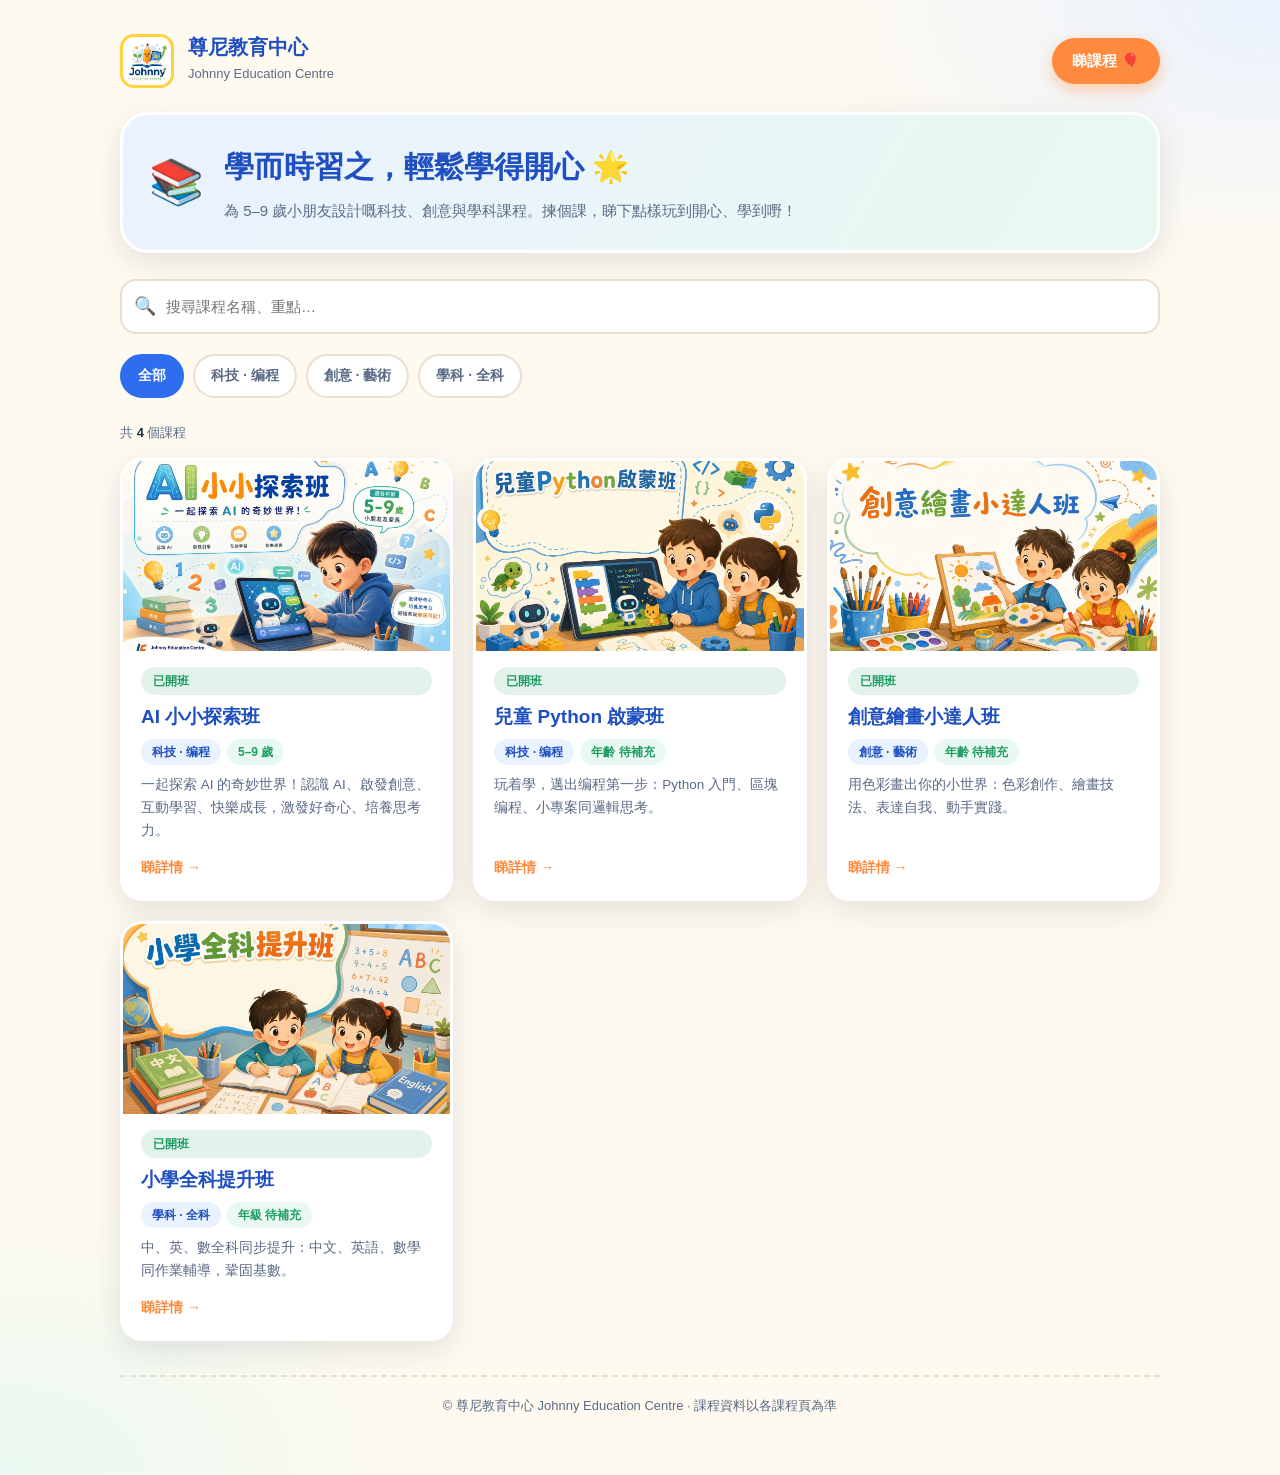
<file: johnny/index.html>
<!DOCTYPE html>
<html lang="zh-Hant">
<head>
<meta charset="utf-8">
<meta name="viewport" content="width=device-width, initial-scale=1">
<title>尊尼教育中心 — 課程總覽 | Johnny Education Centre</title>
<meta name="description" content="尊尼教育中心（Johnny Education Centre）兒童課程：AI 探索、Python 啟蒙、創意繪畫、小學全科提升。">
<link rel="stylesheet" href="styles.css">
</head>
<body>
<div class="wrap">
  <header class="site-head">
    <img class="logo" src="images/logo.jpg" alt="尊尼教育中心標誌">
    <div class="brand">
      <b>尊尼教育中心</b>
      <span>Johnny Education Centre</span>
    </div>
    <a class="head-cta" href="#courses">睇課程 🎈</a>
  </header>

  <div class="hero">
    <div class="deco">📚</div>
    <div>
      <h1>學而時習之，輕鬆學得開心 🌟</h1>
      <p>為 5–9 歲小朋友設計嘅科技、創意與學科課程。揀個課，睇下點樣玩到開心、學到嘢！</p>
    </div>
  </div>

  <div class="toolbar">
    <div class="search"><span class="ic">🔍</span>
      <input type="search" id="q" placeholder="搜尋課程名稱、重點…" aria-label="搜尋課程">
    </div>
  </div>
  <div class="chips" id="chips">
    <button class="chip on" data-cat="all">全部</button>
    <button class="chip" data-cat="tech">科技 · 编程</button>
    <button class="chip" data-cat="art">創意 · 藝術</button>
    <button class="chip" data-cat="study">學科 · 全科</button>
  </div>
  <p class="count" id="count"></p>

  <main id="courses">
    <div class="grid" id="grid">
      <!-- AI 小小探索班 -->
      <button class="card" data-name="AI 小小探索班" data-cat="tech" data-kw="ai 人工智能 探索 認識 創意 互動 快樂 好奇心 思考 5-9" onclick="location.href='courses/ai-explorer.html'">
        <img src="images/ai-explorer.jpg" alt="AI 小小探索班海報">
        <div class="body">
          <span class="badge live">已開班</span>
          <h3>AI 小小探索班</h3>
          <div class="tags"><span class="tag-cat">科技 · 编程</span><span class="tag-age">5–9 歲</span></div>
          <p class="desc">一起探索 AI 的奇妙世界！認識 AI、啟發創意、互動學習、快樂成長，激發好奇心、培養思考力。</p>
          <span class="go">睇詳情 →</span>
        </div>
      </button>

      <!-- 兒童 Python 啟蒙班 -->
      <button class="card" data-name="兒童 Python 啟蒙班" data-cat="tech" data-kw="python 编程 编程 区块 编程 小專案 邏輯 启蒙" onclick="location.href='courses/python.html'">
        <img src="images/python.jpg" alt="兒童 Python 啟蒙班海報">
        <div class="body">
          <span class="badge live">已開班</span>
          <h3>兒童 Python 啟蒙班</h3>
          <div class="tags"><span class="tag-cat">科技 · 编程</span><span class="tag-age">年齡 待補充</span></div>
          <p class="desc">玩着學，邁出编程第一步：Python 入門、區塊编程、小專案同邏輯思考。</p>
          <span class="go">睇詳情 →</span>
        </div>
      </button>

      <!-- 創意繪畫小達人班 -->
      <button class="card" data-name="創意繪畫小達人班" data-cat="art" data-kw="繪畫 美术 色彩 创作 表达 彩虹 小房子 绘画" onclick="location.href='courses/painting.html'">
        <img src="images/painting.jpg" alt="創意繪畫小達人班海報">
        <div class="body">
          <span class="badge live">已開班</span>
          <h3>創意繪畫小達人班</h3>
          <div class="tags"><span class="tag-cat">創意 · 藝術</span><span class="tag-age">年齡 待補充</span></div>
          <p class="desc">用色彩畫出你的小世界：色彩創作、繪畫技法、表達自我、動手實踐。</p>
          <span class="go">睇詳情 →</span>
        </div>
      </button>

      <!-- 小學全科提升班 -->
      <button class="card" data-name="小學全科提升班" data-cat="study" data-kw="中文 英語 英文 數學 作业 辅导 提升 全科 小学生的" onclick="location.href='courses/primary.html'">
        <img src="images/primary.jpg" alt="小學全科提升班海報">
        <div class="body">
          <span class="badge live">已開班</span>
          <h3>小學全科提升班</h3>
          <div class="tags"><span class="tag-cat">學科 · 全科</span><span class="tag-age">年級 待補充</span></div>
          <p class="desc">中、英、數全科同步提升：中文、英語、數學同作業輔導，鞏固基數。</p>
          <span class="go">睇詳情 →</span>
        </div>
      </button>
    </div>
    <div class="empty" id="empty" hidden>
      <div class="big">🔍</div>
      <div>搵唔到符合嘅課程，試吓換個字或重設篩選。</div>
      <button class="head-cta" style="margin-top:14px;background:var(--blue)" onclick="resetFilters()">重設</button>
    </div>
  </main>

  <footer>© 尊尼教育中心 Johnny Education Centre · 課程資料以各課程頁為準</footer>
</div>

<script>
const q = document.getElementById('q');
let cat = 'all';
function apply(){
  const term = q.value.trim().toLowerCase();
  const cards = [...document.querySelectorAll('.card')];
  let shown = 0;
  cards.forEach(c=>{
    const okCat = cat==='all' || c.dataset.cat===cat;
    const hay = (c.dataset.name + ' ' + c.dataset.kw).toLowerCase();
    const ok = okCat && (!term || hay.includes(term));
    c.style.display = ok ? '' : 'none';
    if(ok) shown++;
  });
  document.getElementById('count').innerHTML = `共 <b>${cards.length}</b> 個課程` + (shown!==cards.length ? `，目前顯示 <b>${shown}</b>`:'');
  document.getElementById('empty').hidden = shown>0;
}
function resetFilters(){cat='all';q.value='';document.querySelectorAll('.chip').forEach(c=>c.classList.toggle('on',c.dataset.cat==='all'));apply();}
document.querySelectorAll('.chip').forEach(ch=>ch.onclick=()=>{
  cat=ch.dataset.cat;
  document.querySelectorAll('.chip').forEach(c=>c.classList.toggle('on',c===ch));
  apply();
});
q.oninput=apply; apply();
</script>
</body>
</html>
</file>
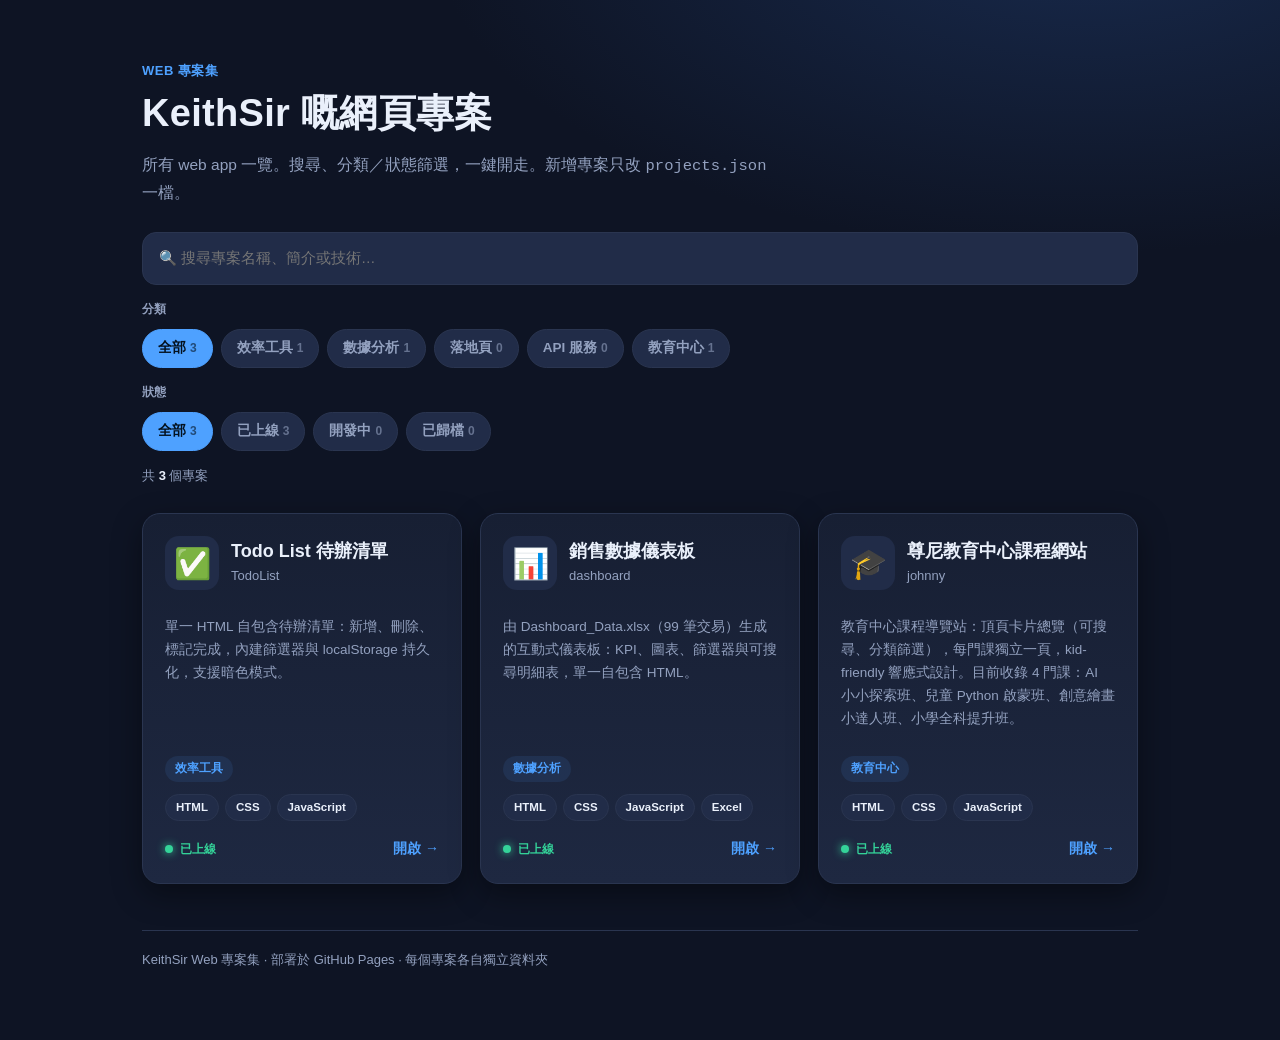
<file: navigator/index.html>
<!DOCTYPE html>
<html lang="zh-Hant">
<head>
<meta charset="utf-8">
<meta http-equiv="refresh" content="0; url=../">
<title>Redirecting…</title>
</head>
<body>
<p>導覽功能已合併入 <a href="../">主頁</a>（根目錄），0 秒後自動轉去。</p>
</body>
</html>
</file>
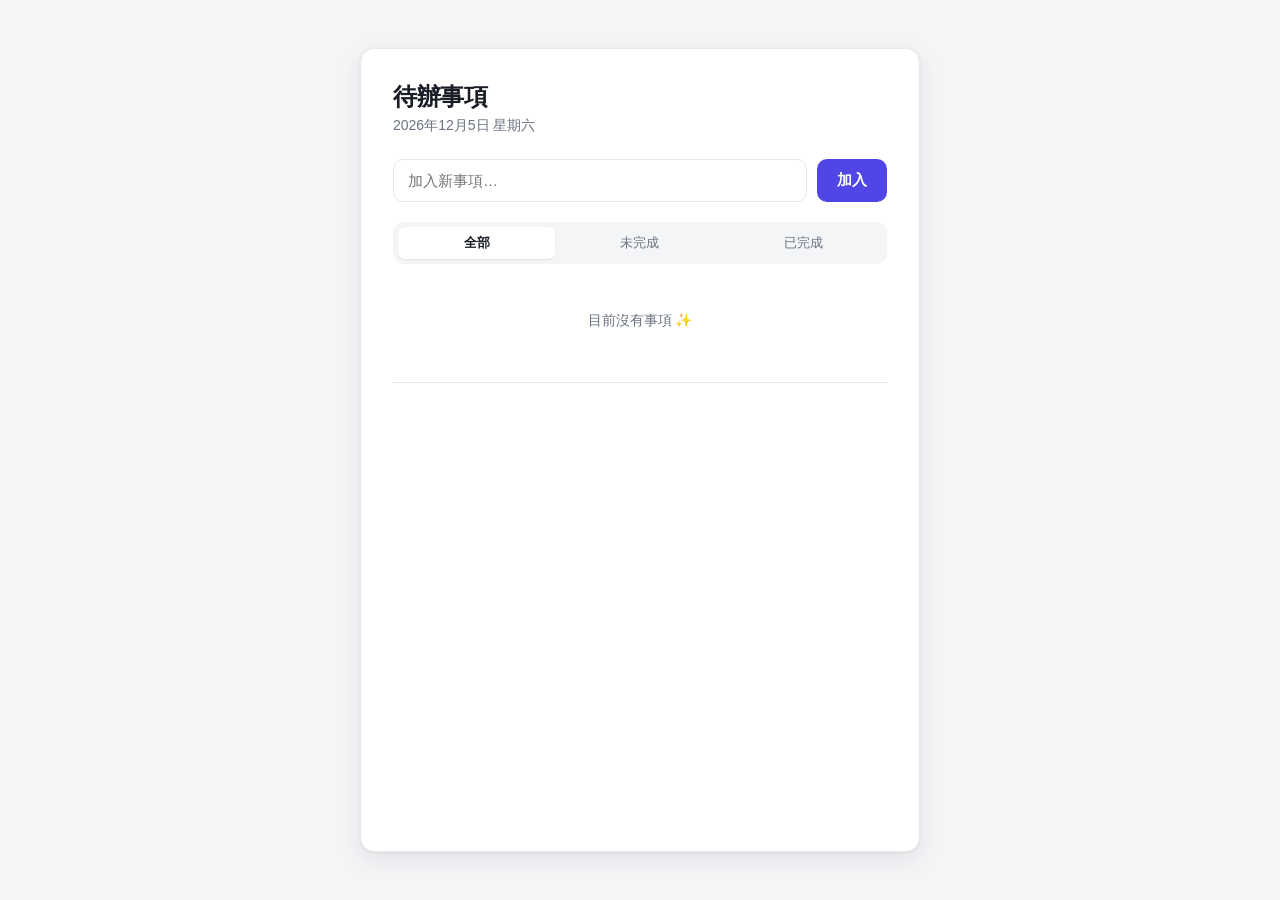
<file: TodoList/index.html>
<!DOCTYPE html>
<html lang="zh-Hant">
<head>
<meta charset="UTF-8">
<meta name="viewport" content="width=device-width, initial-scale=1.0">
<title>Todo List</title>
<style>
  :root {
    --bg: #f4f5f7;
    --surface: #ffffff;
    --text: #1a1d26;
    --text-soft: #6b7280;
    --accent: #4f46e5;
    --accent-soft: #eef2ff;
    --danger: #ef4444;
    --border: #e5e7eb;
    --radius: 14px;
    --shadow: 0 1px 3px rgba(16,24,40,.06), 0 8px 24px rgba(16,24,40,.08);
  }
  @media (prefers-color-scheme: dark) {
    :root {
      --bg: #0f1117;
      --surface: #181b23;
      --text: #f3f4f6;
      --text-soft: #9ca3af;
      --accent: #6366f1;
      --accent-soft: #1e1b3a;
      --danger: #f87171;
      --border: #2a2e3a;
      --shadow: 0 1px 3px rgba(0,0,0,.4), 0 8px 24px rgba(0,0,0,.35);
    }
  }
  * { box-sizing: border-box; margin: 0; padding: 0; }
  body {
    font-family: -apple-system, BlinkMacSystemFont, "Segoe UI", Roboto, "Helvetica Neue", Arial, sans-serif;
    background: var(--bg);
    color: var(--text);
    min-height: 100vh;
    display: flex;
    justify-content: center;
    padding: 48px 16px;
  }
  .app {
    width: 100%;
    max-width: 560px;
    background: var(--surface);
    border-radius: var(--radius);
    box-shadow: var(--shadow);
    padding: 32px;
    border: 1px solid var(--border);
  }
  header { margin-bottom: 24px; }
  header h1 { font-size: 24px; font-weight: 700; letter-spacing: -0.02em; }
  header .date { color: var(--text-soft); font-size: 14px; margin-top: 4px; }

  .add-row { display: flex; gap: 10px; margin-bottom: 20px; }
  .add-row input {
    flex: 1;
    padding: 12px 14px;
    font-size: 15px;
    border: 1.5px solid var(--border);
    border-radius: 10px;
    background: var(--surface);
    color: var(--text);
    outline: none;
    transition: border-color .15s, box-shadow .15s;
  }
  .add-row input:focus {
    border-color: var(--accent);
    box-shadow: 0 0 0 3px var(--accent-soft);
  }
  .add-row button {
    padding: 12px 20px;
    font-size: 15px;
    font-weight: 600;
    color: #fff;
    background: var(--accent);
    border: none;
    border-radius: 10px;
    cursor: pointer;
    transition: transform .1s, filter .15s;
  }
  .add-row button:hover { filter: brightness(1.08); }
  .add-row button:active { transform: scale(.97); }

  .filters {
    display: flex;
    gap: 6px;
    margin-bottom: 16px;
    background: var(--bg);
    padding: 5px;
    border-radius: 10px;
  }
  .filters button {
    flex: 1;
    padding: 7px 0;
    font-size: 13px;
    font-weight: 500;
    color: var(--text-soft);
    background: transparent;
    border: none;
    border-radius: 7px;
    cursor: pointer;
    transition: background .15s, color .15s;
  }
  .filters button.active {
    background: var(--surface);
    color: var(--text);
    font-weight: 600;
    box-shadow: 0 1px 2px rgba(16,24,40,.08);
  }

  ul { list-style: none; display: flex; flex-direction: column; gap: 8px; }
  li {
    display: flex;
    align-items: center;
    gap: 12px;
    padding: 12px 14px;
    border: 1px solid var(--border);
    border-radius: 10px;
    transition: background .15s;
    animation: slideIn .18s ease;
  }
  @keyframes slideIn {
    from { opacity: 0; transform: translateY(-6px); }
    to   { opacity: 1; transform: translateY(0); }
  }
  .check {
    width: 22px; height: 22px;
    flex-shrink: 0;
    border: 2px solid var(--border);
    border-radius: 50%;
    cursor: pointer;
    display: grid; place-items: center;
    transition: border-color .15s, background .15s;
    background: transparent;
    padding: 0;
  }
  .check:hover { border-color: var(--accent); }
  .check svg { opacity: 0; transition: opacity .15s; }
  li.done .check { background: var(--accent); border-color: var(--accent); }
  li.done .check svg { opacity: 1; }
  li.done .txt { color: var(--text-soft); text-decoration: line-through; }
  .txt { flex: 1; font-size: 15px; word-break: break-word; }
  .del {
    border: none;
    background: transparent;
    color: var(--text-soft);
    font-size: 18px;
    cursor: pointer;
    padding: 4px 6px;
    border-radius: 6px;
    opacity: 0;
    transition: opacity .15s, color .15s, background .15s;
  }
  li:hover .del, .del:focus-visible { opacity: 1; }
  .del:hover { color: var(--danger); background: rgba(239,68,68,.08); }

  .empty {
    text-align: center;
    color: var(--text-soft);
    font-size: 14px;
    padding: 32px 0;
  }
  footer {
    display: flex;
    justify-content: space-between;
    align-items: center;
    margin-top: 20px;
    padding-top: 16px;
    border-top: 1px solid var(--border);
    font-size: 13px;
    color: var(--text-soft);
  }
  footer button {
    border: none; background: transparent;
    color: var(--text-soft);
    font-size: 13px; font-weight: 500;
    cursor: pointer;
    padding: 4px 8px;
    border-radius: 6px;
    transition: color .15s, background .15s;
  }
  footer button:hover { color: var(--danger); background: rgba(239,68,68,.08); }
</style>
</head>
<body>
  <main class="app">
    <header>
      <h1>待辦事項</h1>
      <div class="date" id="date"></div>
    </header>

    <form class="add-row" id="addForm">
      <input type="text" id="taskInput" placeholder="加入新事項…" maxlength="200" autocomplete="off" aria-label="新事項">
      <button type="submit">加入</button>
    </form>

    <nav class="filters" id="filters" aria-label="篩選">
      <button data-f="all" class="active">全部</button>
      <button data-f="active">未完成</button>
      <button data-f="done">已完成</button>
    </nav>

    <ul id="list"></ul>
    <div class="empty" id="empty" hidden>目前沒有事項 ✨</div>

    <footer>
      <span id="count"></span>
      <button id="clearDone" hidden>清除已完成</button>
    </footer>
  </main>

<script>
  const KEY = 'hermes.todos.v1';
  let tasks = JSON.parse(localStorage.getItem(KEY) || '[]');
  let filter = 'all';

  const list = document.getElementById('list');
  const empty = document.getElementById('empty');
  const count = document.getElementById('count');
  const clearDone = document.getElementById('clearDone');

  document.getElementById('date').textContent =
    new Date().toLocaleDateString('zh-Hant', { year:'numeric', month:'long', day:'numeric', weekday:'long' });

  function save() { localStorage.setItem(KEY, JSON.stringify(tasks)); }

  function render() {
    const visible = tasks.filter(t =>
      filter === 'all' ? true : filter === 'active' ? !t.done : t.done);

    list.innerHTML = '';
    visible.forEach(t => {
      const li = document.createElement('li');
      li.className = t.done ? 'done' : '';
      li.dataset.id = t.id;

      const check = document.createElement('button');
      check.className = 'check';
      check.setAttribute('aria-label', t.done ? '標記未完成' : '標記完成');
      check.innerHTML = '<svg width="12" height="12" viewBox="0 0 12 12"><path d="M2 6.5L4.5 9 10 3" fill="none" stroke="#fff" stroke-width="2" stroke-linecap="round" stroke-linejoin="round"/></svg>';
      check.onclick = () => { t.done = !t.done; save(); render(); };

      const span = document.createElement('span');
      span.className = 'txt';
      span.textContent = t.text;

      const del = document.createElement('button');
      del.className = 'del';
      del.setAttribute('aria-label', '刪除');
      del.textContent = '✕';
      del.onclick = () => { tasks = tasks.filter(x => x.id !== t.id); save(); render(); };

      li.append(check, span, del);
      list.appendChild(li);
    });

    empty.hidden = visible.length > 0;
    const remain = tasks.filter(t => !t.done).length;
    count.textContent = tasks.length ? `尚有 ${remain} 項未完成` : '';
    clearDone.hidden = !tasks.some(t => t.done);
  }

  document.getElementById('addForm').onsubmit = e => {
    e.preventDefault();
    const input = document.getElementById('taskInput');
    const text = input.value.trim();
    if (!text) return;
    tasks.unshift({ id: Date.now(), text, done: false });
    input.value = '';
    save(); render();
    input.focus();
  };

  document.getElementById('filters').onclick = e => {
    const btn = e.target.closest('button');
    if (!btn) return;
    filter = btn.dataset.f;
    document.querySelectorAll('#filters button').forEach(b => b.classList.toggle('active', b === btn));
    render();
  };

  clearDone.onclick = () => {
    tasks = tasks.filter(t => !t.done);
    save(); render();
  };

  render();
</script>
</body>
</html>
</file>
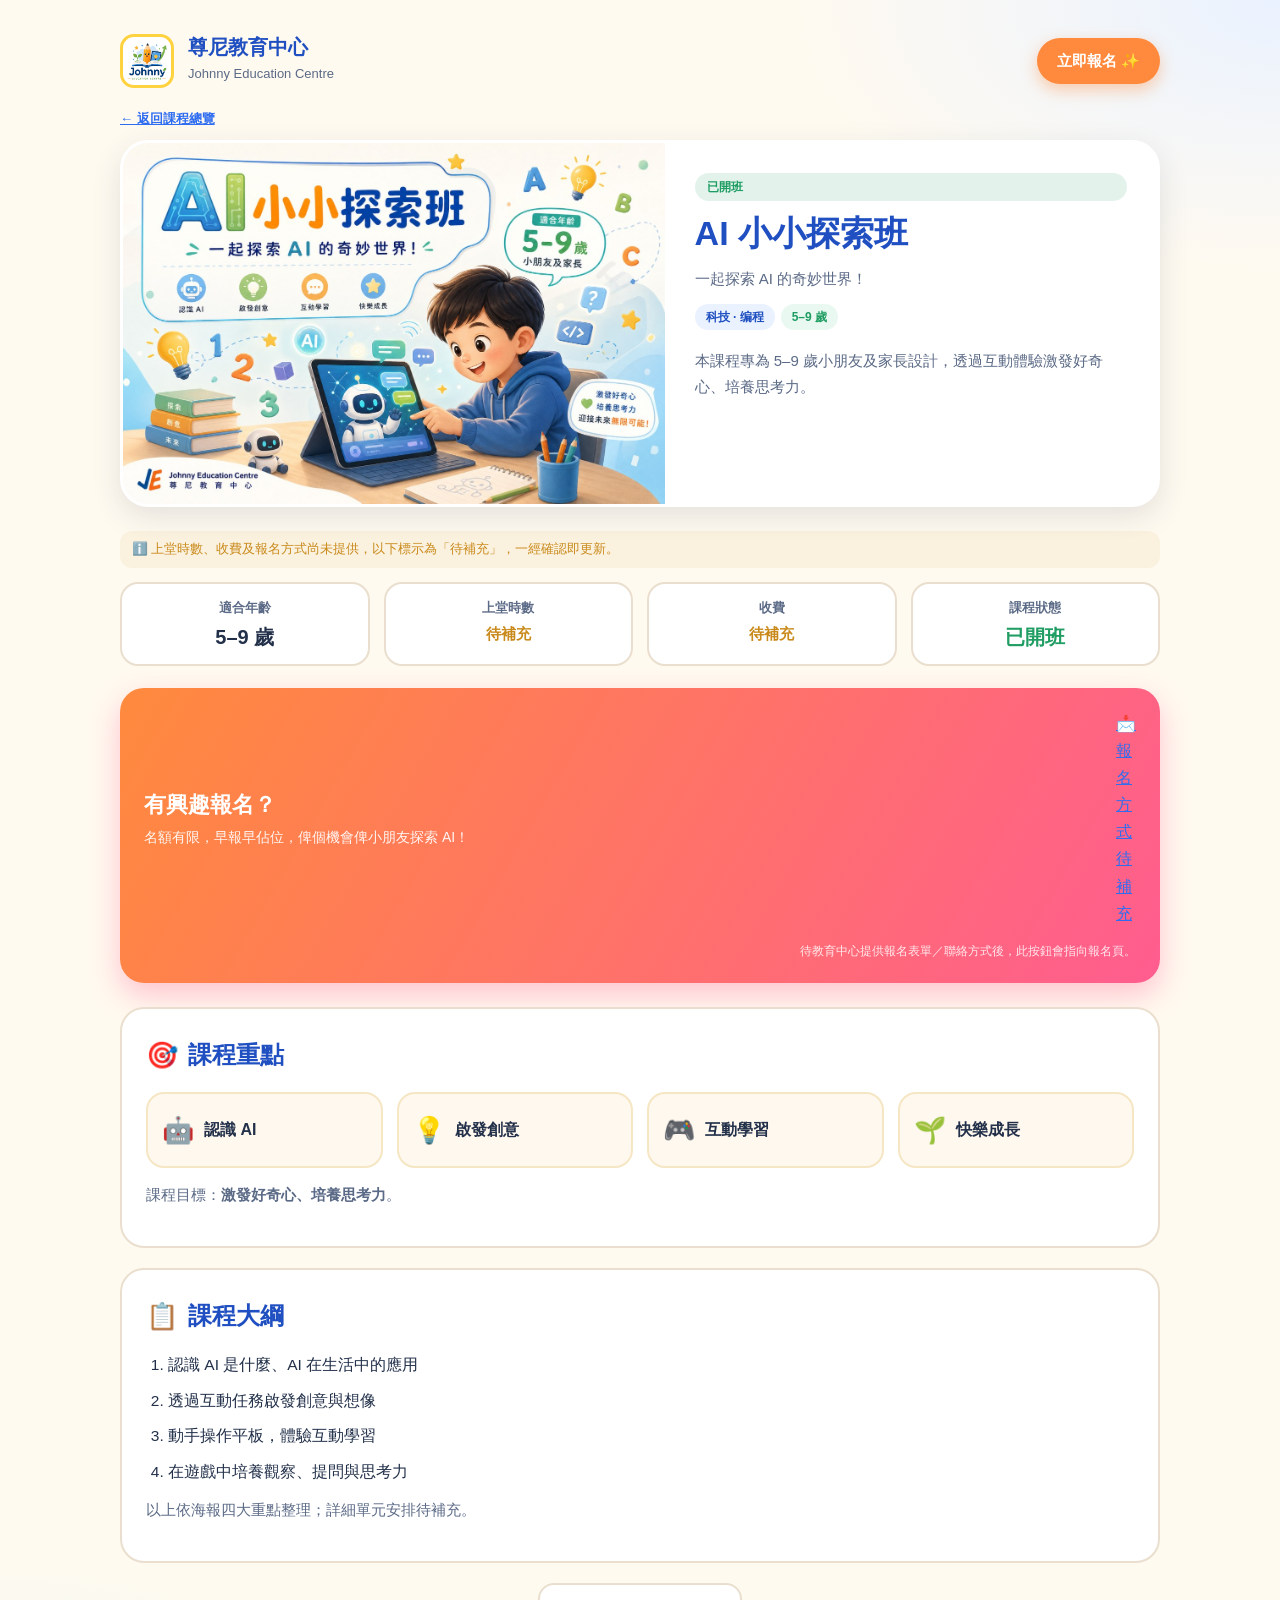
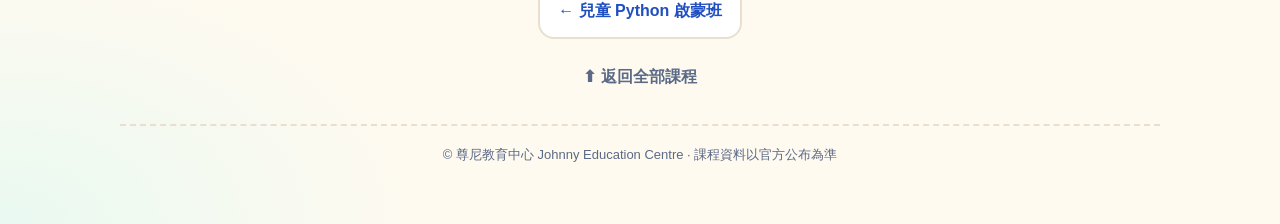
<file: johnny/courses/ai-explorer.html>
<!DOCTYPE html>
<html lang="zh-Hant">
<head>
<meta charset="utf-8">
<meta name="viewport" content="width=device-width, initial-scale=1">
<title>AI 小小探索班 | 尊尼教育中心</title>
<meta name="description" content="AI 小小探索班：適合 5–9 歲，一起探索 AI 的奇妙世界，認識 AI、啟發創意、互動學習、快樂成長。">
<link rel="stylesheet" href="../styles.css">
</head>
<body>
<div class="wrap">
  <header class="site-head">
    <img class="logo" src="../images/logo.jpg" alt="尊尼教育中心標誌">
    <div class="brand"><b>尊尼教育中心</b><span>Johnny Education Centre</span></div>
    <a class="head-cta" href="#signup">立即報名 ✨</a>
  </header>

  <p class="crumbs"><a href="../index.html">← 返回課程總覽</a></p>

  <div class="detail-hero">
    <img src="../images/ai-explorer.jpg" alt="AI 小小探索班海報">
    <div class="dh-body">
      <span class="badge live">已開班</span>
      <h1>AI 小小探索班</h1>
      <p class="sub">一起探索 AI 的奇妙世界！</p>
      <div class="tags"><span class="tag-cat">科技 · 编程</span><span class="tag-age">5–9 歲</span></div>
      <p class="plain-note" style="margin-top:6px">本課程專為 5–9 歲小朋友及家長設計，透過互動體驗激發好奇心、培養思考力。</p>
    </div>
  </div>

  <div class="tbd-note">ℹ️ 上堂時數、收費及報名方式尚未提供，以下標示為「待補充」，一經確認即更新。</div>

  <div class="tiles">
    <div class="tile"><div class="k">適合年齡</div><div class="v">5–9 歲</div></div>
    <div class="tile"><div class="k">上堂時數</div><div class="v tbd">待補充</div></div>
    <div class="tile"><div class="k">收費</div><div class="v tbd">待補充</div></div>
    <div class="tile"><div class="k">課程狀態</div><div class="v" style="color:var(--ok)">已開班</div></div>
  </div>

  <div class="cta" id="signup">
    <div class="t"><b>有興趣報名？</b><span>名額有限，早報早佔位，俾個機會俾小朋友探索 AI！</span></div>
    <a class="cta-btn" href="#" onclick="alert('報名方式待補充');return false" style="flex:0">📩 報名方式待補充</a>
    <div class="tiny">待教育中心提供報名表單／聯絡方式後，此按鈕會指向報名頁。</div>
  </div>

  <section>
    <h2><span class="emo">🎯</span>課程重點</h2>
    <ul class="benefits">
      <li><span class="e">🤖</span> 認識 AI</li>
      <li><span class="e">💡</span> 啟發創意</li>
      <li><span class="e">🎮</span> 互動學習</li>
      <li><span class="e">🌱</span> 快樂成長</li>
    </ul>
    <p class="plain-note" style="margin-top:14px">課程目標：<b>激發好奇心、培養思考力</b>。</p>
  </section>

  <section>
    <h2><span class="emo">📋</span>課程大綱</h2>
    <ol class="outline">
      <li>認識 AI 是什麼、AI 在生活中的應用</li>
      <li>透過互動任務啟發創意與想像</li>
      <li>動手操作平板，體驗互動學習</li>
      <li>在遊戲中培養觀察、提問與思考力</li>
    </ol>
    <p class="plain-note" style="margin-top:12px">以上依海報四大重點整理；詳細單元安排待補充。</p>
  </section>

  <div class="pager">
    <button onclick="location.href='python.html'">← 兒童 Python 啟蒙班</button>
  </div>
  <a class="back-top" href="../index.html">⬆ 返回全部課程</a>

  <footer>© 尊尼教育中心 Johnny Education Centre · 課程資料以官方公布為準</footer>
</div>
</body>
</html>
</file>
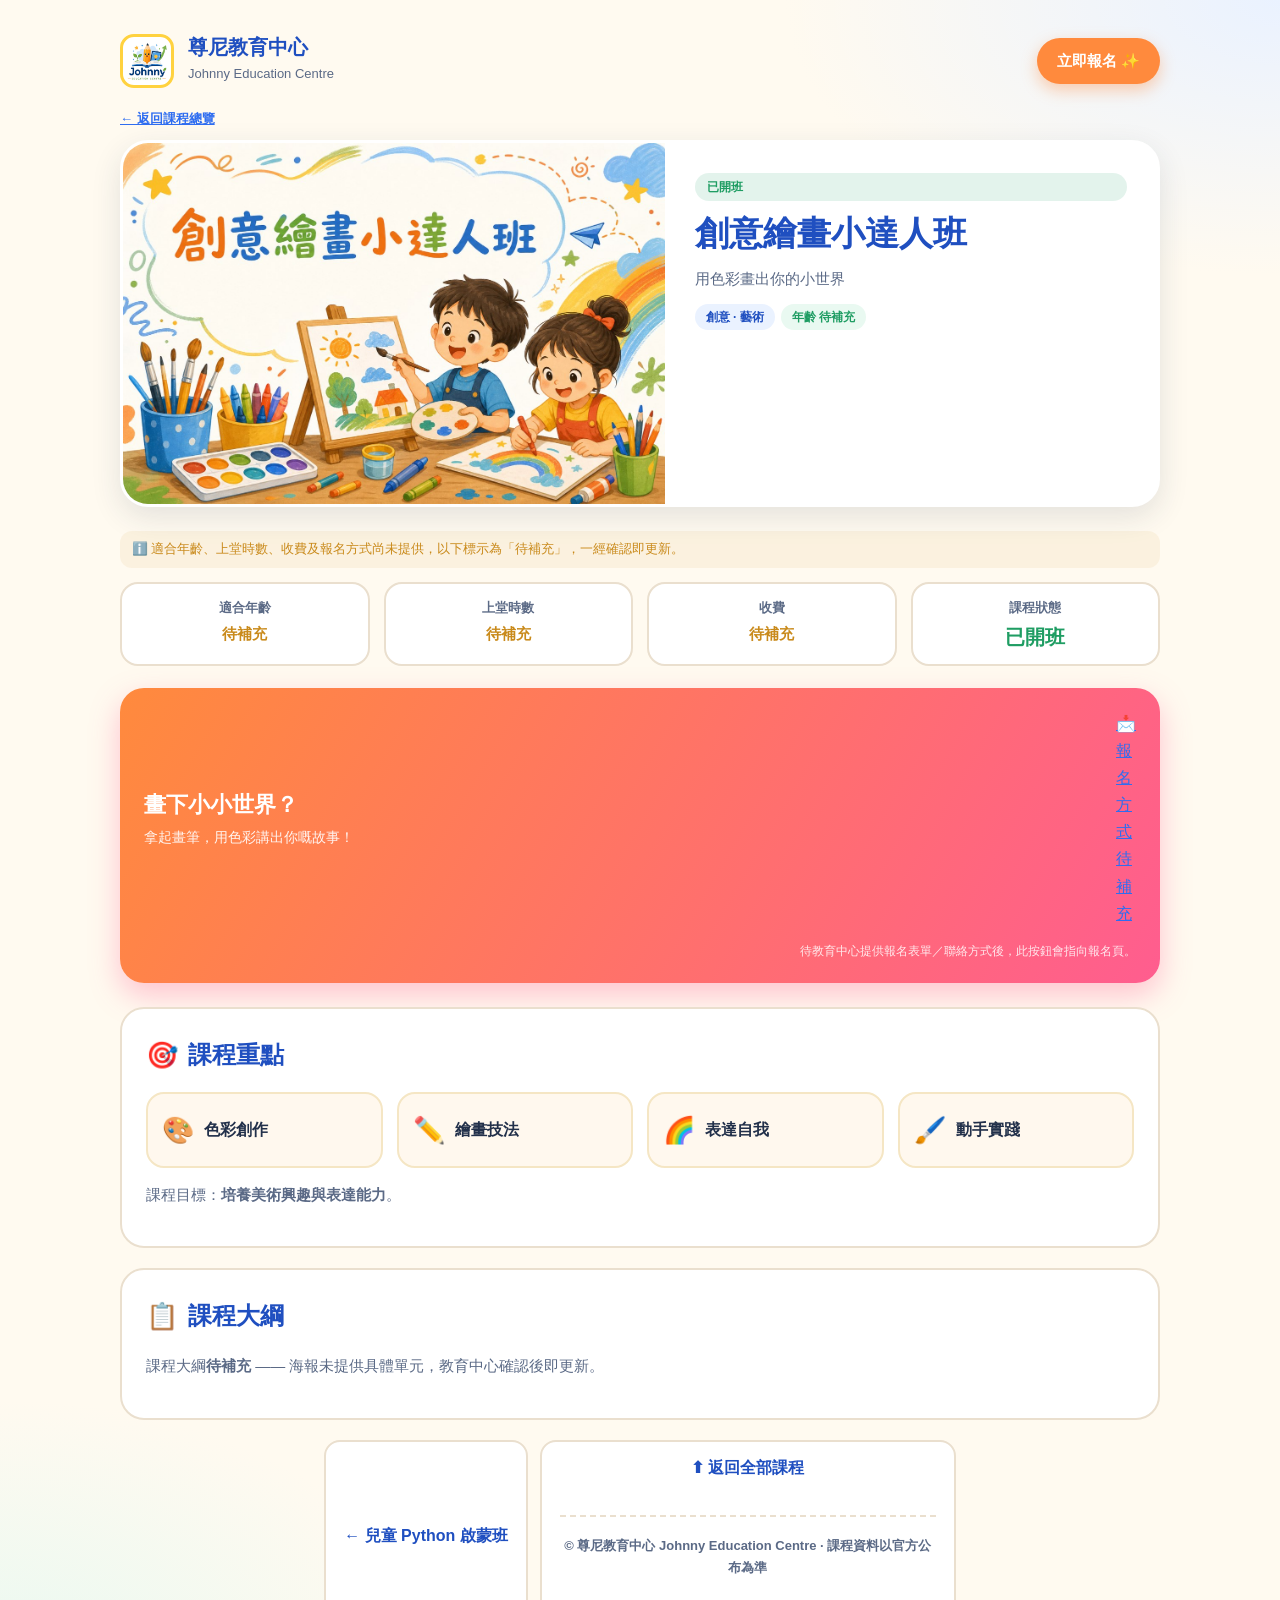
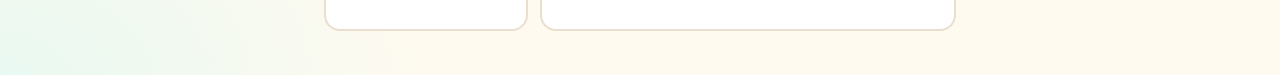
<file: johnny/courses/painting.html>
<!DOCTYPE html>
<html lang="zh-Hant">
<head>
<meta charset="utf-8">
<meta name="viewport" content="width=device-width, initial-scale=1">
<title>創意繪畫小達人班 | 尊尼教育中心</title>
<meta name="description" content="創意繪畫小達人班：用色彩畫出你的小世界，色彩創作、繪畫技法、表達自我、動手實踐。">
<link rel="stylesheet" href="../styles.css">
</head>
<body>
<div class="wrap">
  <header class="site-head">
    <img class="logo" src="../images/logo.jpg" alt="尊尼教育中心標誌">
    <div class="brand"><b>尊尼教育中心</b><span>Johnny Education Centre</span></div>
    <a class="head-cta" href="#signup">立即報名 ✨</a>
  </header>

  <p class="crumbs"><a href="../index.html">← 返回課程總覽</a></p>

  <div class="detail-hero">
    <img src="../images/painting.jpg" alt="創意繪畫小達人班海報">
    <div class="dh-body">
      <span class="badge live">已開班</span>
      <h1>創意繪畫小達人班</h1>
      <p class="sub">用色彩畫出你的小世界</p>
      <div class="tags"><span class="tag-cat">創意 · 藝術</span><span class="tag-age">年齡 待補充</span></div>
    </div>
  </div>

  <div class="tbd-note">ℹ️ 適合年齡、上堂時數、收費及報名方式尚未提供，以下標示為「待補充」，一經確認即更新。</div>

  <div class="tiles">
    <div class="tile"><div class="k">適合年齡</div><div class="v tbd">待補充</div></div>
    <div class="tile"><div class="k">上堂時數</div><div class="v tbd">待補充</div></div>
    <div class="tile"><div class="k">收費</div><div class="v tbd">待補充</div></div>
    <div class="tile"><div class="k">課程狀態</div><div class="v" style="color:var(--ok)">已開班</div></div>
  </div>

  <div class="cta" id="signup">
    <div class="t"><b>畫下小小世界？</b><span>拿起畫筆，用色彩講出你嘅故事！</span></div>
    <a class="cta-btn" href="#" onclick="alert('報名方式待補充');return false" style="flex:0">📩 報名方式待補充</a>
    <div class="tiny">待教育中心提供報名表單／聯絡方式後，此按鈕會指向報名頁。</div>
  </div>

  <section>
    <h2><span class="emo">🎯</span>課程重點</h2>
    <ul class="benefits">
      <li><span class="e">🎨</span> 色彩創作</li>
      <li><span class="e">✏️</span> 繪畫技法</li>
      <li><span class="e">🌈</span> 表達自我</li>
      <li><span class="e">🖌️</span> 動手實踐</li>
    </ul>
    <p class="plain-note" style="margin-top:14px">課程目標：<b>培養美術興趣與表達能力</b>。</p>
  </section>

  <section>
    <h2><span class="emo">📋</span>課程大綱</h2>
    <p class="plain-note">課程大綱<b>待補充</b> —— 海報未提供具體單元，教育中心確認後即更新。</p>
  </section>

  <div class="pager">
    <button onclick="location.href='python.html'">← 兒童 Python 啟蒙班</button>
    <button onclick="location.href='primary.html'>小學全科提升班 →</button>
  </div>
  <a class="back-top" href="../index.html">⬆ 返回全部課程</a>

  <footer>© 尊尼教育中心 Johnny Education Centre · 課程資料以官方公布為準</footer>
</div>
</body>
</html>
</file>
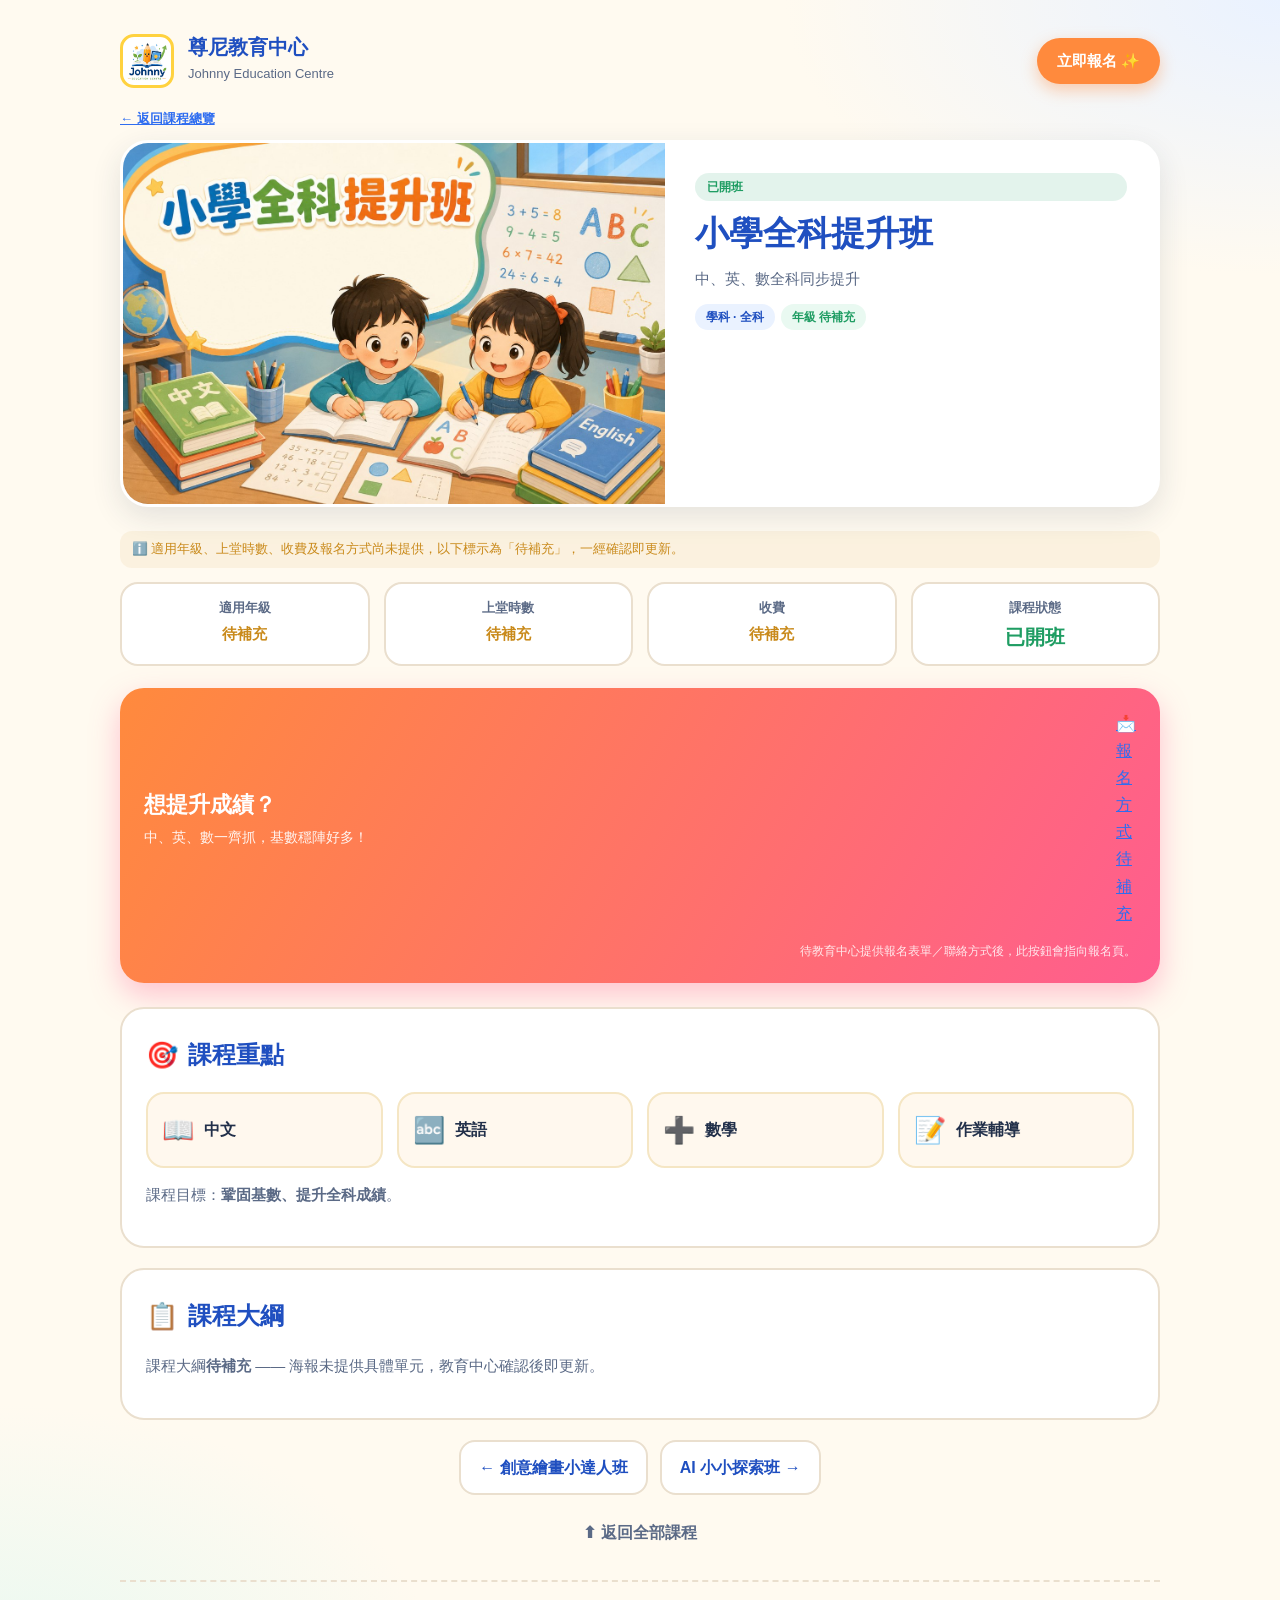
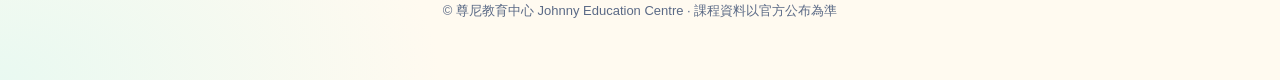
<file: johnny/courses/primary.html>
<!DOCTYPE html>
<html lang="zh-Hant">
<head>
<meta charset="utf-8">
<meta name="viewport" content="width=device-width, initial-scale=1">
<title>小學全科提升班 | 尊尼教育中心</title>
<meta name="description" content="小學全科提升班：中、英、數全科同步提升，中文、英語、數學同作業輔導，鞏固基數。">
<link rel="stylesheet" href="../styles.css">
</head>
<body>
<div class="wrap">
  <header class="site-head">
    <img class="logo" src="../images/logo.jpg" alt="尊尼教育中心標誌">
    <div class="brand"><b>尊尼教育中心</b><span>Johnny Education Centre</span></div>
    <a class="head-cta" href="#signup">立即報名 ✨</a>
  </header>

  <p class="crumbs"><a href="../index.html">← 返回課程總覽</a></p>

  <div class="detail-hero">
    <img src="../images/primary.jpg" alt="小學全科提升班海報">
    <div class="dh-body">
      <span class="badge live">已開班</span>
      <h1>小學全科提升班</h1>
      <p class="sub">中、英、數全科同步提升</p>
      <div class="tags"><span class="tag-cat">學科 · 全科</span><span class="tag-age">年級 待補充</span></div>
    </div>
  </div>

  <div class="tbd-note">ℹ️ 適用年級、上堂時數、收費及報名方式尚未提供，以下標示為「待補充」，一經確認即更新。</div>

  <div class="tiles">
    <div class="tile"><div class="k">適用年級</div><div class="v tbd">待補充</div></div>
    <div class="tile"><div class="k">上堂時數</div><div class="v tbd">待補充</div></div>
    <div class="tile"><div class="k">收費</div><div class="v tbd">待補充</div></div>
    <div class="tile"><div class="k">課程狀態</div><div class="v" style="color:var(--ok)">已開班</div></div>
  </div>

  <div class="cta" id="signup">
    <div class="t"><b>想提升成績？</b><span>中、英、數一齊抓，基數穩陣好多！</span></div>
    <a class="cta-btn" href="#" onclick="alert('報名方式待補充');return false" style="flex:0">📩 報名方式待補充</a>
    <div class="tiny">待教育中心提供報名表單／聯絡方式後，此按鈕會指向報名頁。</div>
  </div>

  <section>
    <h2><span class="emo">🎯</span>課程重點</h2>
    <ul class="benefits">
      <li><span class="e">📖</span> 中文</li>
      <li><span class="e">🔤</span> 英語</li>
      <li><span class="e">➕</span> 數學</li>
      <li><span class="e">📝</span> 作業輔導</li>
    </ul>
    <p class="plain-note" style="margin-top:14px">課程目標：<b>鞏固基數、提升全科成績</b>。</p>
  </section>

  <section>
    <h2><span class="emo">📋</span>課程大綱</h2>
    <p class="plain-note">課程大綱<b>待補充</b> —— 海報未提供具體單元，教育中心確認後即更新。</p>
  </section>

  <div class="pager">
    <button onclick="location.href='painting.html'">← 創意繪畫小達人班</button>
    <button onclick="location.href='ai-explorer.html'">AI 小小探索班 →</button>
  </div>
  <a class="back-top" href="../index.html">⬆ 返回全部課程</a>

  <footer>© 尊尼教育中心 Johnny Education Centre · 課程資料以官方公布為準</footer>
</div>
</body>
</html>
</file>
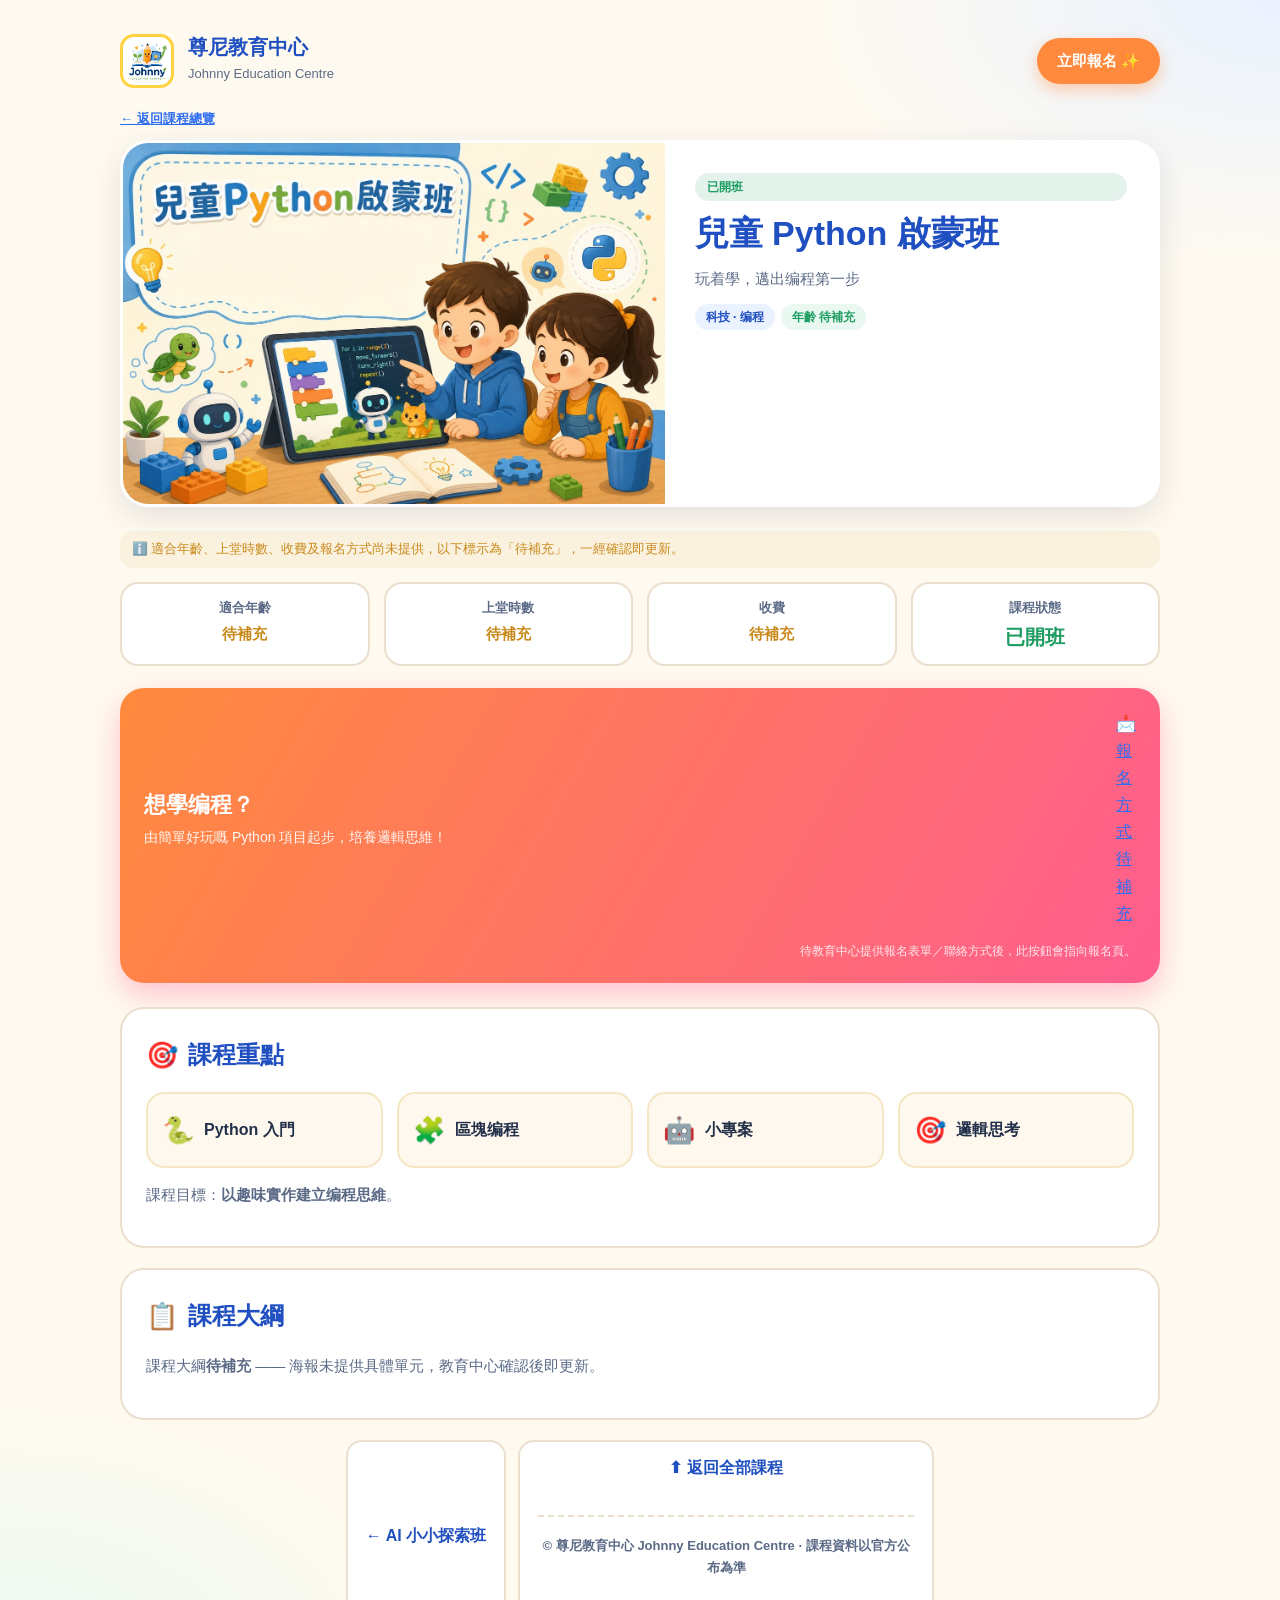
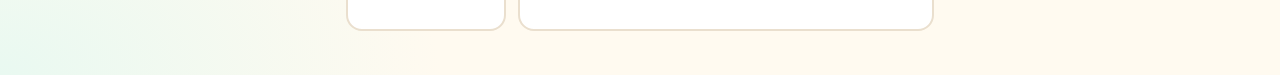
<file: johnny/courses/python.html>
<!DOCTYPE html>
<html lang="zh-Hant">
<head>
<meta charset="utf-8">
<meta name="viewport" content="width=device-width, initial-scale=1">
<title>兒童 Python 啟蒙班 | 尊尼教育中心</title>
<meta name="description" content="兒童 Python 啟蒙班：以趣味實作建立编程思維，Python 入門、區塊编程、小專案同邏輯思考。">
<link rel="stylesheet" href="../styles.css">
</head>
<body>
<div class="wrap">
  <header class="site-head">
    <img class="logo" src="../images/logo.jpg" alt="尊尼教育中心標誌">
    <div class="brand"><b>尊尼教育中心</b><span>Johnny Education Centre</span></div>
    <a class="head-cta" href="#signup">立即報名 ✨</a>
  </header>

  <p class="crumbs"><a href="../index.html">← 返回課程總覽</a></p>

  <div class="detail-hero">
    <img src="../images/python.jpg" alt="兒童 Python 啟蒙班海報">
    <div class="dh-body">
      <span class="badge live">已開班</span>
      <h1>兒童 Python 啟蒙班</h1>
      <p class="sub">玩着學，邁出编程第一步</p>
      <div class="tags"><span class="tag-cat">科技 · 编程</span><span class="tag-age">年齡 待補充</span></div>
    </div>
  </div>

  <div class="tbd-note">ℹ️ 適合年齡、上堂時數、收費及報名方式尚未提供，以下標示為「待補充」，一經確認即更新。</div>

  <div class="tiles">
    <div class="tile"><div class="k">適合年齡</div><div class="v tbd">待補充</div></div>
    <div class="tile"><div class="k">上堂時數</div><div class="v tbd">待補充</div></div>
    <div class="tile"><div class="k">收費</div><div class="v tbd">待補充</div></div>
    <div class="tile"><div class="k">課程狀態</div><div class="v" style="color:var(--ok)">已開班</div></div>
  </div>

  <div class="cta" id="signup">
    <div class="t"><b>想學编程？</b><span>由簡單好玩嘅 Python 項目起步，培養邏輯思維！</span></div>
    <a class="cta-btn" href="#" onclick="alert('報名方式待補充');return false" style="flex:0">📩 報名方式待補充</a>
    <div class="tiny">待教育中心提供報名表單／聯絡方式後，此按鈕會指向報名頁。</div>
  </div>

  <section>
    <h2><span class="emo">🎯</span>課程重點</h2>
    <ul class="benefits">
      <li><span class="e">🐍</span> Python 入門</li>
      <li><span class="e">🧩</span> 區塊编程</li>
      <li><span class="e">🤖</span> 小專案</li>
      <li><span class="e">🎯</span> 邏輯思考</li>
    </ul>
    <p class="plain-note" style="margin-top:14px">課程目標：<b>以趣味實作建立编程思維</b>。</p>
  </section>

  <section>
    <h2><span class="emo">📋</span>課程大綱</h2>
    <p class="plain-note">課程大綱<b>待補充</b> —— 海報未提供具體單元，教育中心確認後即更新。</p>
  </section>

  <div class="pager">
    <button onclick="location.href='ai-explorer.html'">← AI 小小探索班</button>
    <button onclick="location.href='painting.html'>創意繪畫小達人班 →</button>
  </div>
  <a class="back-top" href="../index.html">⬆ 返回全部課程</a>

  <footer>© 尊尼教育中心 Johnny Education Centre · 課程資料以官方公布為準</footer>
</div>
</body>
</html>
</file>
<file: johnny/styles.css>
/* ===== Johnny Education Centre — Kid-friendly course site (responsive) ===== */
:root{
  --blue:#2f6df0; --blue-d:#1f4fc0; --green:#2fb872; --orange:#ff8a3d;
  --yellow:#ffd23f; --pink:#ff5d8f; --purple:#8b6cf0;
  --ink:#22304a; --muted:#5b6a86; --bg:#fffaf0; --card:#ffffff;
  --line:#eadfce; --ok:#1f9d63; --tbd:#c98a1b;
  --radius:22px; --shadow:0 10px 30px rgba(34,48,74,.12);
}
*{box-sizing:border-box}
html{scroll-behavior:smooth}
body{margin:0;background:
  radial-gradient(900px 500px at 100% 0%,#eaf2ff 0,transparent 55%),
  radial-gradient(800px 500px at 0% 100%,#e9f9f1 0,transparent 55%),var(--bg);
  color:var(--ink);font:16px/1.7 -apple-system,BlinkMacSystemFont,"Segoe UI","Noto Sans TC","Microsoft JhengHei",sans-serif;
  -webkit-font-smoothing:antialiased}
img{max-width:100%;display:block}
.wrap{max-width:1080px;margin:0 auto;padding:20px}
a{color:var(--blue)}

/* header */
.site-head{display:flex;align-items:center;gap:14px;padding:14px 0;flex-wrap:wrap}
.logo{width:54px;height:54px;border-radius:14px;object-fit:contain;background:#fff;
  border:3px solid var(--yellow);padding:3px}
.site-head .brand b{font-size:20px;color:var(--blue-d);display:block;line-height:1.2}
.site-head .brand span{font-size:13px;color:var(--muted)}
.head-cta{margin-left:auto;background:var(--orange);color:#fff;font-weight:800;
  padding:10px 20px;border-radius:999px;text-decoration:none;font-size:15px;
  box-shadow:0 6px 16px rgba(255,138,61,.4);transition:transform .12s}
.head-cta:hover{transform:translateY(-2px)}

/* hero banner */
.hero{background:linear-gradient(120deg,#eaf2ff,#e9f9f1);border:3px solid #fff;
  border-radius:28px;box-shadow:var(--shadow);padding:26px;display:flex;gap:20px;
  align-items:center;margin:10px 0 26px;flex-wrap:wrap}
.hero h1{margin:0;font-size:30px;color:var(--blue-d)}
.hero p{margin:6px 0 0;color:var(--muted);font-size:15px}
.hero .deco{font-size:44px}

/* toolbar */
.toolbar{display:flex;flex-wrap:wrap;gap:12px;margin:8px 0 20px}
.search{flex:1 1 240px;position:relative}
.search input{width:100%;padding:13px 16px 13px 44px;border:2px solid var(--line);
  border-radius:16px;font:inherit;font-size:15px;background:#fff;color:var(--ink)}
.search input:focus{outline:none;border-color:var(--blue)}
.search .ic{position:absolute;left:14px;top:50%;transform:translateY(-50%);font-size:18px}
.chips{display:flex;flex-wrap:wrap;gap:9px;margin:14px 0 24px}
.chip{border:2px solid var(--line);background:#fff;color:var(--muted);border-radius:999px;
  padding:8px 16px;font:inherit;font-size:14px;font-weight:700;cursor:pointer;transition:all .15s}
.chip:hover{border-color:var(--blue);color:var(--blue)}
.chip.on{background:var(--blue);border-color:var(--blue);color:#fff}
.chip .n{opacity:.65;font-weight:600;margin-left:4px;font-size:12.5px}
.count{font-size:13px;color:var(--muted);margin:0 0 14px}
.count b{color:var(--ink)}

/* course cards */
.grid{display:grid;gap:20px;grid-template-columns:repeat(auto-fill,minmax(300px,1fr))}
.card{background:var(--card);border:3px solid #fff;border-radius:var(--radius);box-shadow:var(--shadow);
  overflow:hidden;cursor:pointer;transition:transform .15s,border-color .15s;text-align:left;padding:0;
  display:flex;flex-direction:column;font:inherit;color:inherit}
.card:hover{transform:translateY(-5px);border-color:var(--yellow)}
.card img{width:100%;height:190px;object-fit:cover}
.card .body{padding:16px 18px 18px;display:flex;flex-direction:column;gap:9px;flex:1}
.card h3{margin:0;font-size:19px;color:var(--blue-d);line-height:1.35}
.card .desc{margin:0;font-size:13.5px;color:var(--muted);flex:1}
.tags{display:flex;flex-wrap:wrap;gap:6px}
.tags span{font-size:12px;font-weight:700;padding:3px 11px;border-radius:999px}
.tag-cat{background:#eaf2ff;color:var(--blue-d)}
.tag-age{background:#e9f9f1;color:var(--ok)}
.badge{font-size:12px;font-weight:800;padding:4px 12px;border-radius:999px;display:inline-block}
.badge.live{background:rgba(31,157,99,.12);color:var(--ok)}
.badge.tbd{background:rgba(201,138,27,.14);color:var(--tbd)}
.card .go{display:inline-flex;align-items:center;gap:6px;font-weight:800;color:var(--orange);font-size:14px;margin-top:4px}
.empty{text-align:center;padding:60px 20px;color:var(--muted)}
.empty .big{font-size:52px;margin-bottom:12px}

/* ===== course detail page ===== */
.detail-hero{display:grid;grid-template-columns:1.1fr 1fr;gap:0;background:#fff;
  border:3px solid #fff;border-radius:28px;box-shadow:var(--shadow);overflow:hidden;margin:10px 0 24px}
.detail-hero img{width:100%;min-height:320px;object-fit:cover}
.dh-body{padding:30px;display:flex;flex-direction:column;gap:12px}
.dh-body h1{margin:0;font-size:34px;color:var(--blue-d);line-height:1.2}
.dh-body .sub{color:var(--muted);font-size:15px;margin:0}
.crumbs{font-size:13px;color:var(--muted);margin:6px 0 0}
.crumbs a{font-weight:700}

/* info tiles */
.tiles{display:grid;grid-template-columns:repeat(auto-fit,minmax(150px,1fr));gap:14px;margin:6px 0 22px}
.tile{background:#fff;border:2px solid var(--line);border-radius:18px;padding:14px 16px;text-align:center}
.tile .k{font-size:12.5px;color:var(--muted);font-weight:700}
.tile .v{font-size:20px;font-weight:800;color:var(--ink);margin-top:4px;line-height:1.3}
.tile .v.tbd{color:var(--tbd);font-size:15px;font-weight:700}
.tile .v small{display:block;font-size:12px;color:var(--muted);font-weight:600}
.tbd-note{font-size:12.5px;color:var(--tbd);background:rgba(201,138,27,.08);
  border-radius:12px;padding:8px 12px;margin:0 0 14px}

/* CTA */
.cta{display:flex;flex-wrap:wrap;gap:14px;align-items:center;background:linear-gradient(120deg,var(--orange),var(--pink));
  border-radius:24px;padding:22px 24px;color:#fff;box-shadow:0 12px 30px rgba(255,93,143,.35);margin:8px 0 24px}
.cta .t{flex:1;min-width:220px}
.cta .t b{font-size:22px;display:block}
.cta .t span{font-size:14px;opacity:.92}
.cta button{background:#fff;color:var(--pink);font:inherit;font-weight:900;font-size:18px;
  border:0;border-radius:999px;padding:15px 34px;cursor:pointer;box-shadow:0 6px 18px rgba(0,0,0,.15);
  transition:transform .12s;min-width:200px}
.cta button:hover{transform:translateY(-2px) scale(1.02)}
.cta .tiny{width:100%;font-size:12px;opacity:.85;text-align:right}

/* sections */
section{background:#fff;border:2px solid var(--line);border-radius:24px;padding:24px;margin-bottom:20px}
section h2{margin:0 0 14px;font-size:24px;color:var(--blue-d);display:flex;align-items:center;gap:10px}
section h2 .emo{font-size:26px}
ol.outline{margin:0;padding-left:22px}
ol.outline li{margin:9px 0;font-size:15.5px}
ul.benefits{list-style:none;margin:0;padding:0;display:grid;grid-template-columns:repeat(auto-fit,minmax(150px,1fr));gap:14px}
ul.benefits li{background:#fff8ee;border:2px solid #f5e6c4;border-radius:18px;padding:14px;
  font-weight:700;color:var(--ink);display:flex;gap:10px;align-items:center}
ul.benefits .e{font-size:26px}
.plain-note{color:var(--muted);font-size:15px}
.muted{color:var(--muted)}

/* prev/next + back */
.pager{display:flex;gap:12px;justify-content:center;margin:8px 0 24px;flex-wrap:wrap}
.pager a,.pager button{border:2px solid var(--line);background:#fff;border-radius:16px;
  padding:12px 18px;font:inherit;font-weight:700;color:var(--blue-d);cursor:pointer;max-width:40%}
.pager a:hover{border-color:var(--blue)}
.back-top{display:block;text-align:center;margin:18px 0 8px;font-weight:800;color:var(--muted);text-decoration:none}
.back-top:hover{color:var(--blue)}

/* not found */
.notfound{max-width:560px;margin:80px auto;text-align:center;background:#fff;
  border:3px solid var(--line);border-radius:24px;padding:34px}

/* footer */
footer{margin:34px 0 20px;padding:18px 0;border-top:2px dashed var(--line);
  font-size:13px;color:var(--muted);text-align:center}

/* responsive */
@media(max-width:820px){
  .detail-hero{grid-template-columns:1fr}
  .detail-hero img{min-height:220px;height:230px}
  .dh-body{padding:22px}
  .dh-body h1{font-size:26px}
  .hero h1{font-size:24px}
  .cta button{width:100%}
}
@media(max-width:420px){
  .wrap{padding:12px}
  .grid{grid-template-columns:1fr}
  .tiles{grid-template-columns:1fr 1fr}
  .head-cta{font-size:13px;padding:8px 14px}
}

/* print */
@media print{
  body{background:#fff}
  .cta,.pager,.toolbar,.chips,.search{display:none}
  section,.detail-hero,.tiles .tile{border-color:#ccc;box-shadow:none}
}
</file>
